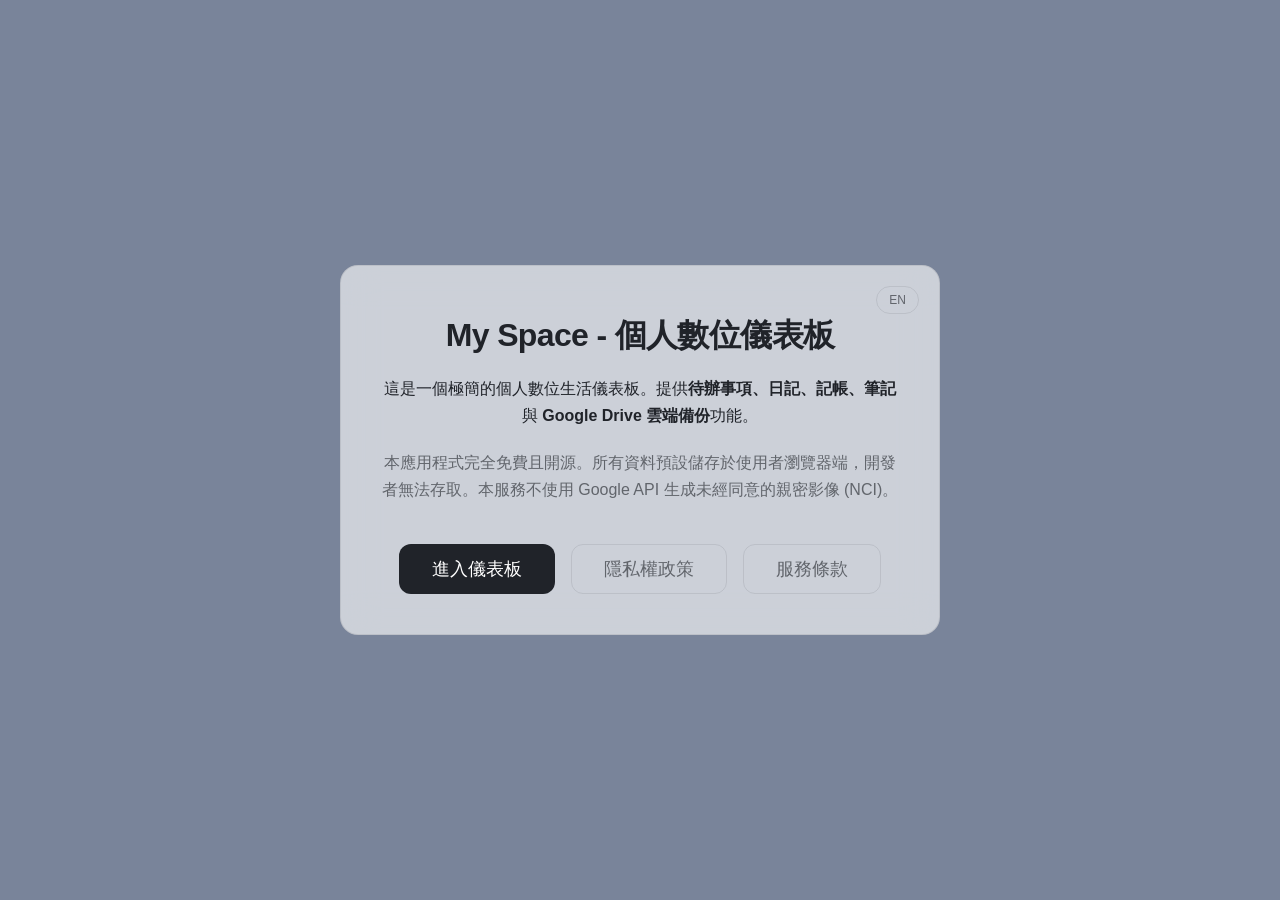
<file: index.html>
<!DOCTYPE html>
<html lang="zh-Hant">
<head>
<meta charset="utf-8">
<meta name="google-site-verification" content="cu-P7J5VDXHleRTMRzndraFxuNXIRx9nClS9n6UIrIM" />
<meta name="viewport" content="width=device-width, initial-scale=1, viewport-fit=cover">
<title>My Space</title>
<link rel="manifest" href="./manifest.json">
<meta name="theme-color" content="#12141a">
<meta name="mobile-web-app-capable" content="yes">
<meta name="apple-mobile-web-app-status-bar-style" content="black-translucent">
<link rel="icon" type="image/png" href="./images/icon.png">
<link rel="apple-touch-icon" href="./images/icon.png">

<!-- CSS 模組化載入 -->
<link rel="stylesheet" href="./css/pc.css">
<link rel="stylesheet" href="./css/pad.css">
<link rel="stylesheet" href="./css/phone.css">

<script src="https://accounts.google.com/gsi/client" async defer></script>
</head>
<body>

<!-- [NEW] 未登入狀態下的公開首頁說明 (Landing Page) -->
<div
  id="public-landing"
  style="display: flex; flex-direction: column; align-items: center; justify-content: center; min-height: 100vh; height: 100vh; overflow-y: auto; padding: 20px; text-align: center; z-index: 100; position: fixed; top: 0; left: 0; right: 0; bottom: 0; background: var(--bg);"
>
  <div
    class="card"
    style="max-width: 600px; width: 100%; padding: 40px; display: flex; flex-direction: column; gap: 20px; background: var(--panel); border: 1px solid var(--panel-border); backdrop-filter: blur(18px); -webkit-backdrop-filter: blur(18px); position: relative;"
  >
    <button
      class="btn ghost"
      id="landingLangBtn"
      style="position: absolute; top: 20px; right: 20px; padding: 6px 12px; font-size: 12px; border-radius: 999px;"
    >
      EN
    </button>

    <h1 style="font-size: 2rem; font-weight: 700; margin-top: 10px;" data-i18n="landingTitle">
      My Space - 個人數位儀表板
    </h1>
    <p style="font-size: 1rem; line-height: 1.7; color: var(--fg);" data-i18n="landingDesc">
      這是一個極簡的個人數位生活儀表板。提供<strong>待辦事項、日記、記帳、筆記</strong>與 <strong>Google Drive 雲端備份</strong>功能。
    </p>
    <p style="font-size: 1rem; line-height: 1.7; color: var(--fg-dim);" data-i18n="landingPrivacy">
      本應用程式完全免費且開源。所有資料預設儲存於使用者瀏覽器端，開發者無法存取。本服務不使用 Google API 生成未經同意的親密影像 (NCI)。
    </p>
    <div style="margin-top: 20px; display: flex; justify-content: center; gap: 16px; flex-wrap: wrap;">
      <button
        class="btn primary"
        id="enterDashboardBtn"
        style="padding: 12px 32px; font-size: 1.1rem;"
        data-i18n="btnEnter"
        onclick="window.enterDashboard()"
      >
        進入儀表板
      </button>
      <a
        href="./readme/privacy.html"
        class="btn ghost"
        style="padding: 12px 32px; font-size: 1.1rem; text-decoration: none; display: inline-flex; align-items: center;"
        data-i18n="btnPrivacy"
      >
        隱私權政策
      </a>
      <a
        href="./readme/terms.html"
        class="btn ghost"
        style="padding: 12px 32px; font-size: 1.1rem; text-decoration: none; display: inline-flex; align-items: center;"
        data-i18n="btnTerms"
      >
        服務條款
      </a>
    </div>
  </div>
</div>

<!-- Update Banner -->
<div class="update-banner" id="updateBanner" hidden>
  <span class="update-banner-text" data-i18n="updateAvailable">✨ 有新版本可用</span>
  <div class="update-banner-actions">
    <button class="update-banner-btn primary" id="updateBannerApply" data-i18n="updateNow">立即更新</button>
    <button class="update-banner-btn" id="updateBannerLater" data-i18n="updateLater">稍後</button>
  </div>
  <button class="update-banner-close" id="updateBannerClose" aria-label="關閉">×</button>
</div>

<div class="bg-layer" id="bgLayer"></div>

<!-- 主程式 Nav -->
<header class="nav" style="display: none;">
  <div class="nav-left">
    <button class="logo-btn" id="logoBtn" aria-label="回到首頁" title="回到首頁">
      <img src="./images/logo.png" alt="Logo">
    </button>
    
    <div class="nav-more-wrap" id="navMoreWrap">
      <button class="nav-btn" id="navMoreBtn" data-i18n="navMore">選單</button>
      <div class="nav-more-menu" id="navMoreMenu">
        <button data-view="todo" data-i18n="navTodo">每週必做</button>
        <button data-view="calendar" data-i18n="navCalendar">日曆</button>
        <button data-view="diary" data-i18n="navDiary">日記</button>
        <button data-view="notes" data-i18n="navNotes">筆記本</button>
        <button data-view="photos" data-i18n="navPhotos">照片庫</button>
        <button data-view="ledger" data-i18n="navLedger">記帳</button>
        <button data-view="about" data-i18n="navAbout">關於本站</button>
        <button data-view="trash" data-i18n="navTrash">垃圾桶</button>
      </div>
    </div>

    <nav class="nav-links" id="navLinks">
      <button class="nav-btn" data-view="todo" data-i18n="navTodo">每週必做</button>
      <button class="nav-btn" data-view="calendar" data-i18n="navCalendar">日曆</button>
      <button class="nav-btn" data-view="diary" data-i18n="navDiary">日記</button>
      <button class="nav-btn" data-view="notes" data-i18n="navNotes">筆記本</button>
      <button class="nav-btn" data-view="photos" data-i18n="navPhotos">照片庫</button>
      <button class="nav-btn" data-view="ledger" data-i18n="navLedger">記帳</button>
      <button class="nav-btn" data-view="about" data-i18n="navAbout">關於本站</button>
      <button class="nav-btn" data-view="trash" data-i18n="navTrash">垃圾桶</button>
    </nav>
  </div>

  <div class="search-wrap">
    <select class="search-engine" id="searchEngine">
      <option value="google">Google</option>
      <option value="youtube">YouTube</option>
    </select>
    <form class="search-form" id="searchForm" autocomplete="off" role="search">
      <svg viewBox="0 0 24 24" fill="none" stroke="currentColor" stroke-width="2" stroke-linecap="round" aria-hidden="true">
        <circle cx="11" cy="11" r="7"/>
        <path d="m20 20-3.5-3.5"/>
      </svg>
      <input type="text" id="searchInput" placeholder="搜尋或輸入網址…" data-i18n-placeholder="searchPlaceholder" aria-label="搜尋">
    </form>
  </div>

  <div class="nav-right">
    <button class="btn ghost" id="langSwitchBtn" style="padding: 6px 12px; font-size: 12px; margin-right: 4px;">EN</button>
    <button class="icon-btn" id="gearBtn" aria-label="設定" title="設定">
      <svg viewBox="0 0 24 24" fill="none" stroke="currentColor" stroke-width="1.7" stroke-linecap="round" stroke-linejoin="round" aria-hidden="true">
        <circle cx="12" cy="12" r="3.2"/>
        <path d="M19.4 15a1.65 1.65 0 0 0 .33 1.82l.06.06a2 2 0 1 1-2.83 2.83l-.06-.06a1.65 1.65 0 0 0-1.82-.33 1.65 1.65 0 0 0-1 1.51V21a2 2 0 1 1-4 0v-.09A1.65 1.65 0 0 0 9 19.4a1.65 1.65 0 0 0-1.82.33l-.06.06a2 2 0 1 1-2.83-2.83l.06-.06A1.65 1.65 0 0 0 4.6 15a1.65 1.65 0 0 0-1.51-1H3a2 2 0 1 1 0-4h.09A1.65 1.65 0 0 0 4.6 9a1.65 1.65 0 0 0-.33-1.82l-.06-.06a2 2 0 1 1 2.83-2.83l.06.06A1.65 1.65 0 0 0 9 4.6a1.65 1.65 0 0 0 1-1.51V3a2 2 0 1 1 4 0v.09a1.65 1.65 0 0 0 1 1.51 1.65 1.65 0 0 0 1.82-.33l.06-.06a2 2 0 1 1 2.83 2.83l-.06.06A1.65 1.65 0 0 0 19.4 9v0a1.65 1.65 0 0 0 1.51 1H21a2 2 0 1 1 0 4h-.09a1.65 1.65 0 0 0-1.51 1z"/>
      </svg>
    </button>
  </div>

  <div class="settings" id="settings">
    <div class="set-title"><span data-i18n="setLum">背景亮度</span><span id="lumVal">55</span></div>
    <input type="range" id="lumRange" min="0" max="100" step="1" value="55">
    <div class="set-title" style="margin-top: 12px;"><span data-i18n="setCurrency">主要顯示貨幣</span></div>
    <select id="mainCurrencySelect" style="width: 100%; margin-bottom: 16px;">
      <option value="TWD">TWD (台幣)</option>
      <option value="USD">USD (美元)</option>
      <option value="JPY">JPY (日圓)</option>
      <option value="HKD" selected>HKD (港幣)</option>
      <option value="EUR">EUR (歐元)</option>
      <option value="GBP">GBP (英鎊)</option>
      <option value="CNY">CNY (人民幣)</option>
    </select>
    <div class="set-actions">
      <button class="set-btn" id="pickBg" data-i18n="setBgPick">插入背景圖片</button>
      <button class="set-btn ghost" id="clearBg" data-i18n="setBgClear">移除背景</button>
    </div>
    <div class="set-actions"><button class="set-btn" id="themeToggle" data-i18n="setTheme">切換深/淺色</button></div>
    <div class="set-actions">
      <button class="set-btn" id="exportBtn" data-i18n="setExport">匯出備份</button>
      <button class="set-btn ghost" id="importBtn" data-i18n="setImport">匯入備份</button>
    </div>
    <div class="set-title" style="margin-top: 16px; display:flex; align-items:center; gap:10px; flex-wrap:wrap;">
      <span data-i18n="setGTitle">Google 雲端備份</span>
      <span id="gStatus" style="font-size:12px; font-weight:500; color:var(--fg-dim); line-height:1.2;"></span>
    </div>
    <div class="set-actions" style="flex-direction: column; gap: 8px;">
      <button class="set-btn ghost" id="gLoginBtn" data-i18n="gLoginBtn">登入 Google 帳號</button>
      <div id="gActionWrap" style="display:none; flex-direction:column; gap:10px; margin-top:4px;">
        <div style="display:flex; align-items:center; justify-content:space-between; gap:10px; padding:8px 10px; border-radius:12px; background:var(--hover);">
          <div style="display:flex; flex-direction:column; gap:2px; min-width:0;">
            <span style="font-size:13px; font-weight:600; color:var(--fg);" data-i18n="gAutoSyncLabel">自動雲端同步</span>
            <span id="gSyncTimeText" style="font-size:11px; color:var(--fg-dim); line-height:1.4;" data-i18n="gAutoSyncDesc">開啟後，修改資料 5 秒後自動備份；偵測到雲端較新時會先詢問再覆蓋。</span>
          </div>
          <input type="checkbox" id="gAutoSyncToggle" style="width:18px; height:18px; flex:0 0 auto; cursor:pointer; accent-color:var(--fg);" />
        </div>
        <div class="set-actions" style="margin-bottom:0; gap:8px;">
          <button class="set-btn" id="gBackupBtn" style="flex: 1;" data-i18n="setGBackup">上傳備份</button>
          <button class="set-btn ghost" id="gRestoreBtn" style="flex: 1;" data-i18n="setGRestore">從雲端還原</button>
        </div>
      </div>
    </div>
    <div class="set-actions" style="margin-top: 12px;">
      <button class="set-btn" id="clearAllBtn" style="color: #e5484d; border-color: rgba(229,72,77,.3);" data-i18n="setClearAll">清除所有資料</button>
    </div>
    <div class="set-note" data-i18n="setNote">設定會自動記憶，下次開啟時自動套用。</div>
  </div>
</header>

<main class="app" style="display: none;">
  <!-- 首頁 -->
  <section class="view active" id="view-home">
    <div class="home-layout">
      <div class="home-main scroll-box">
        <div class="card clock-card">
          <div class="clock-time" id="clockTime">00:00:00</div>
          <div class="clock-date" id="clockDate" data-i18n="clockLoading">載入中…</div>
          <div class="weather-info" id="weatherInfo"><span class="weather-icon">⛅</span> <span data-i18n="weatherLoading">天氣載入中…</span></div>
          <div class="quote-divider"></div>
          <div class="quote-widget" id="quoteText">慢慢來，比較快。</div>
        </div>
        <p style="font-size: 13px; color: var(--fg-dim); text-align: center; margin-top: -6px; margin-bottom: 8px;" data-i18n="landingPrivacy">
          「我的空間」是一個極簡的個人數位儀表板，提供待辦事項、日記、記帳與 Google Drive 雲端備份功能。本服務不使用 Google API 生成未經同意的親密影像 (NCI)。
        </p>
        <div class="stats">
          <div class="stat"><b id="statTodo">0</b><span data-i18n="statTodo">今天必做</span></div>
          <div class="stat"><b id="statEvent">0</b><span data-i18n="statEvent">未來 7 天要事</span></div>
          <div class="stat"><b id="statDiary">0</b><span data-i18n="statDiary">日記篇數</span></div>
          <div class="stat"><b id="statExpense">0</b><span data-i18n="statExpense">今日支出</span></div>
        </div>

        <div class="card goal-card">
          <div class="goal-head">
            <h3><span data-i18n="goalTitle">我的目標</span> <span class="badge" id="goalBadge">0 / 0</span></h3>
            <button class="btn ghost" id="goalAddBtn" style="padding:6px 14px;font-size:13px;" data-i18n="goalAdd">＋ 新增目標</button>
          </div>
          <div class="goal-list" id="goalList"></div>
        </div>

        <div class="shortcuts-grid">
          <button class="card shortcut" data-go="todo"><div class="k" data-i18n="shortcutTodoK">每週必做</div><div class="d" data-i18n="shortcutTodoD">把這週最重要的事挑出來，先做那幾件。</div><div class="arrow"><span data-i18n="goTo">前往</span> →</div></button>
          <button class="card shortcut" data-go="calendar"><div class="k" data-i18n="shortcutCalK">日曆</div><div class="d" data-i18n="shortcutCalD">看看這個月的節奏，安排一下空檔。</div><div class="arrow"><span data-i18n="goTo">前往</span> →</div></button>
          <button class="card shortcut" data-go="diary"><div class="k" data-i18n="shortcutDiaryK">日記</div><div class="d" data-i18n="shortcutDiaryD">寫下今天的一件小事，留給以後的自己。</div><div class="arrow"><span data-i18n="goTo">前往</span> →</div></button>
          <button class="card shortcut" data-go="notes"><div class="k" data-i18n="shortcutNoteK">筆記本</div><div class="d" data-i18n="shortcutNoteD">靈感來的時候，先把它接住。</div><div class="arrow"><span data-i18n="goTo">前往</span> →</div></button>
        </div>
      </div>

      <aside class="home-side scroll-box">
        <div class="card countdown-card">
          <div class="countdown-head">
            <h3 data-i18n="upcomingTitle">最近的要事</h3>
            <button class="mini" id="cdAddBtn" title="新增倒數日" aria-label="新增倒數日">＋</button>
          </div>
          <div class="countdown-list" id="countdownList"></div>
        </div>
        <div class="card bookmarks" aria-label="書籤">
          <div class="bm-head">
            <span class="bm-title" data-i18n="bmTitle">書籤（可拖拽排序）</span>
            <button class="mini" id="bmAddBtn" title="新增書籤" aria-label="新增書籤">＋</button>
          </div>
          <div class="bm-list scroll-box" id="bmList"></div>
        </div>
      </aside>
    </div>
  </section>

  <!-- 每週必做 -->
  <section class="view" id="view-todo">
    <h1 data-i18n="viewTodoTitle">每週必做</h1>
    <p class="sub" data-i18n="viewTodoSub">今天該做的事，都在這裡。明天的事先放在旁邊。</p>
    <div class="row" style="justify-content: flex-end; margin-top: 10px;">
      <button class="btn ghost" id="todoSettingsBtn" data-i18n="todoSettings" style="font-size:13px;">⚙ 設定標籤</button>
    </div>
    <div class="todo-container">
      <aside class="tomorrow-col" id="tomorrowCol"></aside>
      <div class="today-col" id="todayCol"></div>
    </div>
  </section>

  <!-- 日曆 -->
  <section class="view" id="view-calendar">
    <h1 data-i18n="viewCalendarTitle">日曆</h1>
    <p class="sub" data-i18n="viewCalendarSub">點選任何一天，記下那天的重要事項。</p>
    <div class="cal-container">
      <div class="cal-layout">
        <aside class="cal-sidebar card">
          <h3 class="cal-sidebar-title" data-i18n="calSidebarTitle">接下來的要事</h3>
          <div class="cal-sidebar-list scroll-box" id="calSidebarList"></div>
        </aside>
        <div class="cal-main">
          <div class="card cal-card">
            <div class="cal-head">
              <div class="cal-nav">
                <button class="mini" id="calPrev" aria-label="上個月" style="width:24px;height:24px;font-size:13px;">‹</button>
                <div class="t" id="calTitle">—</div>
                <button class="mini" id="calNext" aria-label="下個月" style="width:24px;height:24px;font-size:13px;">›</button>
              </div>
              <div class="cal-jump-wrap">
                <span data-i18n="calJump">跳轉日期：</span>
                <input type="date" id="calJumpDate" title="點擊選擇年/月/日">
                <button class="btn ghost" id="calToday" style="padding:4px 10px;font-size:12px;" data-i18n="calToday">今天</button>
              </div>
            </div>
            <div class="cal-tz" id="calTz"></div>
            <div class="cal-grid" id="calGrid"></div>
          </div>
        </div>
      </div>
    </div>
  </section>

  <!-- 日記 -->
  <section class="view" id="view-diary">
    <h1 data-i18n="viewDiaryTitle">日記</h1>
    <p class="sub" data-i18n="viewDiarySub">寫下來的，才是真的留下來的。</p>
    <div class="diary-container">
      <div class="diary-left">
        <div class="card diary-compose" id="diaryCompose">
          <input type="text" id="diaryTitle" placeholder="今天日記的標題…" data-i18n-placeholder="diaryTitlePlaceholder" maxlength="80">
          <div class="row">
            <select id="diaryWeather">
              <option value="" data-i18n="diaryWeather">天氣</option>
              <option data-i18n="wSunny">晴</option><option data-i18n="wCloudy">多雲</option><option data-i18n="wOvercast">陰</option>
              <option data-i18n="wRain">雨</option><option data-i18n="wThunder">雷雨</option><option data-i18n="wSnow">雪</option><option data-i18n="wWind">風</option>
            </select>
            <select id="diaryMood">
              <option value="" data-i18n="diaryMood">心情</option>
              <option data-i18n="mHappy">愉快</option><option data-i18n="mCalm">平靜</option><option data-i18n="mFull">充實</option>
              <option data-i18n="mTired">疲憊</option><option data-i18n="mDown">低落</option><option data-i18n="mAnxious">焦慮</option>
              <option data-i18n="mExcited">興奮</option><option data-i18n="mIrritable">煩躁</option>
            </select>
          </div>
          
          <div class="diary-img-wrap" id="diaryImgWrap" hidden>
            <img id="diaryImgPreview" alt="">
            <div class="diary-img-acts">
              <button class="mini" id="diaryImgClear" title="移除照片">×</button>
            </div>
          </div>
          <button class="btn ghost" id="diaryImgPick" style="align-self:flex-start; padding:6px 12px; font-size:13px;" data-i18n="diaryImgPick">📷 選擇照片</button>

          <textarea id="diaryContent" placeholder="今天想記下點什麼…" data-i18n-placeholder="diaryContentPlaceholder"></textarea>
          <div class="row">
            <button class="btn ghost" id="diaryCancelEdit" style="flex:0 0 auto; color:#e5484d; border-color:rgba(229,72,77,.3);" data-i18n="diaryCancelEdit" hidden>取消編輯</button>
            <button class="btn primary" id="diarySave" style="flex:1 1 auto;" data-i18n="diarySave">保存日記</button>
          </div>
          <div class="lock-note" id="diaryLockNote" data-i18n="diaryLockNote">🔒 保存後即可編輯。</div>
        </div>
      </div>
      <div class="diary-right">
        <div class="card diary-viewer" style="height: 100%; margin-top: 0;">
          <div class="diary-toolbar">
            <button class="btn ghost" id="diaryDatePickerBtn" style="flex:1 1 auto;" data-i18n="diaryFilterAll">全部日記（點擊選擇日期）</button>
            <button class="btn ghost" id="diaryClearFilter" style="flex:0 0 auto;" data-i18n="diaryClearFilter" hidden>清除篩選</button>
          </div>
          <div class="diary-scroll scroll-box" id="diaryList"></div>
        </div>
      </div>
    </div>
  </section>

  <!-- 筆記本 -->
  <section class="view" id="view-notes">
    <h1 data-i18n="viewNotesTitle">筆記本</h1>
    <p class="sub" data-i18n="viewNotesSub">想法很小的時候，就要先記下來。</p>
    <div class="notes-container">
      <div class="notes-toolbar" style="display:flex; justify-content:flex-end; margin-bottom:12px; flex:0 0 auto;">
        <button class="btn ghost" id="bulkDeleteNotesBtn" style="display:none; color:#e5484d; border-color:rgba(229,72,77,.3);">批次刪除 (<span id="selectedNotesCount">0</span>)</button>
      </div>
      <div class="notes-scroll scroll-box">
        <div class="grid three" id="notesGrid"></div>
      </div>
      <button class="add-card" id="noteAdd" data-i18n="noteAddBtn">點擊這裡添加筆記</button>
    </div>
  </section>

  <!-- 照片庫 -->
  <section class="view" id="view-photos">
    <h1 data-i18n="viewPhotosTitle">照片庫</h1>
    <p class="sub" data-i18n="viewPhotosSub">把喜歡的光線留在這裡。</p>
    <div class="photo-container">
      <div class="photos-toolbar">
        <button class="btn primary" id="photoAdd" data-i18n="photoAdd">＋ 添加照片</button>
        <span style="font-size:12px;color:var(--fg-dim);" data-i18n="photoHint">點擊照片可放大查看，下方可填寫標題。</span>
      </div>
      <div class="photos-scroll scroll-box">
        <div class="photo-grid" id="photoGrid"></div>
      </div>
    </div>
  </section>

  <!-- 記帳頁面 -->
  <section class="view" id="view-ledger">
    <h1 data-i18n="viewLedgerTitle">記帳</h1>
    <p class="sub" data-i18n="viewLedgerSub">隨手記下一筆，掌握每一分錢的流向。</p>
    <div class="ledger-container">
      <div class="ledger-layout">
        <div class="card ledger-form-card">
          <h3 style="font-size:16px;font-weight:600;" data-i18n="ledgerNewRecord">新增紀錄</h3>
          <div class="ledger-form" style="display:flex;flex-direction:column;gap:12px;">
            <div class="row" style="gap: 8px;">
              <select id="ledgerType" style="flex: 1;">
                <option value="expense" data-i18n="ledgerExpense">支出</option>
                <option value="income" data-i18n="ledgerIncome">進帳</option>
              </select>
              <select id="ledgerCurrency" style="flex: 1;">
                <option value="TWD">TWD (台幣)</option>
                <option value="USD">USD (美元)</option>
                <option value="JPY">JPY (日圓)</option>
                <option value="HKD" selected>HKD (港幣)</option>
                <option value="EUR">EUR (歐元)</option>
                <option value="GBP">GBP (英鎊)</option>
                <option value="CNY">CNY (人民幣)</option>
              </select>
            </div>
            <input type="text" id="ledgerAmount" placeholder="輸入金額..." data-i18n-placeholder="ledgerAmountPlaceholder" inputmode="decimal" style="font-size:20px;font-weight:600;">
            
            <div class="dropdown-wrap">
              <input type="text" id="ledgerCategory" class="ledger-input-sm" placeholder="輸入性質（如：飲食）" data-i18n-placeholder="ledgerCategoryPlaceholder" maxlength="20" autocomplete="off">
              <div class="dropdown-menu" id="ledgerTags"></div>
            </div>

            <div class="row">
              <input type="date" id="ledgerDate">
            </div>
            <input type="text" id="ledgerNote" placeholder="備註（選填，例如：和某某吃午餐）" data-i18n-placeholder="ledgerNotePlaceholder" maxlength="50">
            <button class="btn primary" id="ledgerAddBtn" style="margin-top:8px;" data-i18n="ledgerSave">儲存這筆紀錄</button>
          </div>
          <div id="rateFreshness" style="font-size:11px;color:var(--fg-dim);margin-top:4px;"></div>
          <div class="lock-note" style="margin-top:4px;" data-i18n="ledgerHistoryNote">💡 歷史紀錄以「記帳當下匯率」換算。</div>
        </div>
        <div class="card ledger-list-card">
          <div class="ledger-summary">
            <div class="summary-item"><span data-i18n="ledgerMonthExpense">本月支出</span><b style="color: var(--expense-color);"><span id="monthExpenseTotal">0</span></b></div>
            <div class="summary-item"><span data-i18n="ledgerMonthIncome">本月進帳</span><b style="color: var(--income-color);"><span id="monthIncomeTotal">0</span></b></div>
            <div class="summary-item"><span data-i18n="ledgerMonthBalance">本月結餘</span><b id="monthBalanceTotal">$0</b></div>
          </div>
          <div class="ledger-items scroll-box" id="ledgerList"></div>
        </div>
      </div>
    </div>
  </section>

  <!-- 垃圾桶 -->
  <section class="view" id="view-trash">
    <h1 data-i18n="trashBinTitle">垃圾桶</h1>
    <p class="sub" data-i18n="trashBinSub">被刪除的項目會在這裡停留 14 天。</p>
    <div class="trash-container">
      <div class="trash-toolbar">
        <button class="btn primary" id="emptyTrashBtn" data-i18n="emptyTrashBtn" style="background: #e5484d; border-color: transparent;">清空垃圾桶</button>
      </div>
      <div class="trash-list scroll-box" id="trashList"></div>
    </div>
  </section>

  <!-- 關於本站 -->
  <section class="view" id="view-about">
    <h1 data-i18n="viewAboutTitle">關於本站</h1>
    <p class="sub" data-i18n="viewAboutSub">一個極簡、高效且充滿個人風格的數位生活儀表板。</p>
    <div class="about-container">
      <div class="about-layout mt-24">
        <div class="card about-card">
          <h3 data-i18n="aboutIntroTitle">📝 專案簡介</h3>
          <p data-i18n="aboutIntroDesc">這個網站最初是為了打造一個「個人數位首頁」而誕生。它結合了搜尋引擎、書籤、待辦事項、日曆、日記、筆記、照片庫與記帳功能。所有資料皆儲存於瀏覽器本地端，無需註冊，隨開即用。</p>
        </div>
        <div class="card about-card">
          <h3 data-i18n="aboutTechTitle">👨‍💻 開發者與技術棧</h3>
          <p><span data-i18n="aboutTechBy">本專案由</span> <a href="https://github.com/junginlau" target="_blank" class="link">junginlau</a> <span data-i18n="aboutTechDev">開發與維護。</span></p>
          <p data-i18n="aboutTechDesc">使用原生 HTML、CSS 與 JavaScript 打造，無任何外部框架依賴（Zero Dependencies）。</p>
          <ul>
            <li data-i18n="aboutTechFrontend">前端樣式：Vanilla CSS (Glassmorphism, Grid/Flexbox)</li>
            <li data-i18n="aboutTechStorage">資料儲存：LocalStorage、IndexedDB（照片與音效）與 Cookie</li>
            <li data-i18n="aboutTechService">外部服務：Open-Meteo API、Google Favicon API、ExchangeRate API</li>
          </ul>
        </div>
        <div class="card about-card" style="border-color: #e5484d;">
          <h3 style="color: #e5484d;" data-i18n="aboutPrivacyTitle">⚠️ 資料隱私與備份聲明</h3>
          <p data-i18n="aboutPrivacyDesc1">本站不會將您的任何資料上傳至伺服器。所有資料僅保存在您當前的瀏覽器中。</p>
          <p data-i18n="aboutPrivacyDesc2">請注意：如果您清理了瀏覽器快取，或更換了裝置，資料將會遺失。強烈建議您定期點擊右上角的「設定」->「匯出備份」。</p>
          <button class="btn primary" id="aboutExportBtn" style="margin-top: 10px; background: #e5484d; border-color: transparent;" data-i18n="aboutPrivacyBtn">立即匯出備份</button>
        </div>
        <div class="card about-card">
          <h3 data-i18n="aboutKeysTitle">⌨️ 實用快捷鍵</h3>
          <ul>
            <li><kbd>/</kbd> <span data-i18n="aboutKey1">快速聚焦搜尋欄</span></li>
            <li><kbd>n</kbd> <span data-i18n="aboutKey2">在首頁或筆記本頁快速新增筆記</span></li>
            <li><kbd>1</kbd> - <kbd>6</kbd> <span data-i18n="aboutKey4">快速切換分頁（首頁、必做、日曆、日記、筆記、記帳）</span></li>
            <li><kbd>Esc</kbd> <span data-i18n="aboutKey3">關閉所有彈窗與面板</span></li>
          </ul>
        </div>
        <div class="card about-card">
          <h3 data-i18n="aboutFeaturesTitle">💡 功能清單</h3>
          <ul>
            <li data-i18n="aboutFeat1">自訂背景與深淺色切換</li>
            <li data-i18n="aboutFeat2">每週必做（支援拖拽與標籤）</li>
            <li data-i18n="aboutFeat3">日曆（支援星星標記與快速跳轉）</li>
            <li data-i18n="aboutFeat4">日記（支援編輯與上傳照片）</li>
            <li data-i18n="aboutFeat5">筆記本與照片庫（自動壓縮）</li>
            <li data-i18n="aboutFeat6">記帳（支援多幣別、標籤與收支統計）</li>
            <li data-i18n="aboutFeat7">番茄鐘（時分秒自訂、精細按鈕動畫）</li>
            <li data-i18n="aboutFeat8">資料備份匯出／匯入</li>
          </ul>
        </div>
      </div>
    </div>
  </section>

  <footer class="site-footer">
    <div>© <span id="copyrightYear">2026</span> <a href="https://github.com/junginlau" target="_blank">junginlau</a>. <span data-i18n="footerDesc">提供待辦、日記、記帳與 Google Drive 備份。不使用 Google API 生成未經同意的親密影像 (NCI)。</span></div>
    <div style="margin-top: 4px; font-size: 10px; line-height: 1.5; opacity: 0.8;">
      <a href="./readme/privacy.html" style="text-decoration: underline; margin-right: 8px;" data-i18n="footerPrivacy">隱私權政策</a>
      <a href="./readme/terms.html" style="text-decoration: underline;" data-i18n="footerTerms">服務條款</a>
    </div>
  </footer>
</main>

<nav class="mobile-nav" id="mobileNav">
  <button class="mobile-nav-btn active" data-view="home">
    <svg viewBox="0 0 24 24" fill="none" stroke="currentColor" stroke-width="2" stroke-linecap="round" stroke-linejoin="round"><path d="m3 9 9-7 9 7v11a2 2 0 0 1-2 2H5a2 2 0 0 1-2-2z"/><polyline points="9 22 9 12 15 12 15 22"/></svg><span data-i18n="tabHome">首頁</span>
  </button>
  <button class="mobile-nav-btn" data-view="todo">
    <svg viewBox="0 0 24 24" fill="none" stroke="currentColor" stroke-width="2" stroke-linecap="round" stroke-linejoin="round"><path d="M12 20h9"/><path d="M16.5 3.5a2.121 2.121 0 0 1 3 3L7 19l-4 1 1-4L16.5 3.5z"/></svg><span data-i18n="tabTodo">必做</span>
  </button>
  <button class="mobile-nav-btn" data-view="calendar">
    <svg viewBox="0 0 24 24" fill="none" stroke="currentColor" stroke-width="2" stroke-linecap="round" stroke-linejoin="round"><rect x="3" y="4" width="18" height="18" rx="2" ry="2"/><line x1="16" y1="2" x2="16" y2="6"/><line x1="8" y1="2" x2="8" y2="6"/><line x1="3" y1="10" x2="21" y2="10"/></svg><span data-i18n="tabCalendar">日曆</span>
  </button>
  <button class="mobile-nav-btn" data-view="diary">
    <svg viewBox="0 0 24 24" fill="none" stroke="currentColor" stroke-width="2" stroke-linecap="round" stroke-linejoin="round"><path d="M4 19.5A2.5 2.5 0 0 1 6.5 17H20"/><path d="M6.5 2H20v20H6.5A2.5 2.5 0 0 1 4 19.5v-15A2.5 2.5 0 0 1 6.5 2z"/></svg><span data-i18n="tabDiary">日記</span>
  </button>
  <button class="mobile-nav-btn" data-view="more">
    <svg viewBox="0 0 24 24" fill="none" stroke="currentColor" stroke-width="2" stroke-linecap="round" stroke-linejoin="round"><circle cx="12" cy="12" r="1"/><circle cx="19" cy="12" r="1"/><circle cx="5" cy="12" r="1"/></svg><span data-i18n="tabMore">更多</span>
  </button>
</nav>

<div class="mobile-more-menu" id="mobileMoreMenu">
  <button data-view="notes" data-i18n="navNotes">筆記本</button>
  <button data-view="photos" data-i18n="navPhotos">照片庫</button>
  <button data-view="ledger" data-i18n="navLedger">記帳</button>
  <button data-view="about" data-i18n="navAbout">關於本站</button>
  <button data-view="trash" data-i18n="navTrash">垃圾桶</button>
</div>

<button class="pomo-fab" id="pomoFab" title="番茄鐘" style="display: none;">🍅</button>
<div class="pomo-panel" id="pomoPanel">
  <div class="pomo-time-display" id="pomoTimeDisplay">00:00:00</div>
  
  <div class="pomo-editor" id="pomoEditor">
    <div class="pomo-edit-row">
      <div class="pomo-edit-col">
        <div class="pomo-arrow" data-act="up" data-unit="h">▲</div>
        <input class="pomo-edit-input" type="text" inputmode="numeric" id="pomoInpH" value="00" maxlength="2">
        <div class="pomo-arrow" data-act="down" data-unit="h">▼</div>
        <div class="pomo-edit-label">時</div>
      </div>
      <div class="pomo-edit-colon">:</div>
      <div class="pomo-edit-col">
        <div class="pomo-arrow" data-act="up" data-unit="m">▲</div>
        <input class="pomo-edit-input" type="text" inputmode="numeric" id="pomoInpM" value="25" maxlength="2">
        <div class="pomo-arrow" data-act="down" data-unit="m">▼</div>
        <div class="pomo-edit-label">分</div>
      </div>
      <div class="pomo-edit-colon">:</div>
      <div class="pomo-edit-col">
        <div class="pomo-arrow" data-act="up" data-unit="s">▲</div>
        <input class="pomo-edit-input" type="text" inputmode="numeric" id="pomoInpS" value="00" maxlength="2">
        <div class="pomo-arrow" data-act="down" data-unit="s">▼</div>
        <div class="pomo-edit-label">秒</div>
      </div>
    </div>
  </div>

  <div class="pomo-actions">
    <button class="pomo-btn start" id="pomoBtnLeft" data-i18n="pomoStart">開始</button>
    <button class="pomo-btn stop" id="pomoBtnRight" data-i18n="pomoReset">重置</button>
  </div>
  <div class="pomo-volume-wrap">
    <span>🔊</span>
    <input type="range" id="pomoVolume" min="0" max="100" step="1" value="70" style="flex:1;margin:0;">
    <span id="pomoVolumeVal" style="min-width:28px;text-align:right;font-variant-numeric:tabular-nums;">70</span>
  </div>
  <button class="btn ghost" id="pomoSoundBtn" style="width: 100%; font-size: 12px; padding: 6px; margin-top: 4px;" data-i18n="pomoSoundTitle">🔔 設定鈴聲</button>
</div>

<div class="modal" id="soundModal">
  <div class="modal-card narrow">
    <div class="modal-head">
      <div><h3 data-i18n="pomoSoundTitle">番茄鐘鈴聲設定</h3><div class="sub2" data-i18n="pomoSoundSub">選擇一個你喜歡的提醒音效</div></div>
      <button class="x-btn" data-close="#soundModal" aria-label="關閉">×</button>
    </div>
    <div style="display:flex;flex-direction:column;gap:12px;">
      <label style="display:flex; align-items:center; gap:8px; cursor:pointer;">
        <input type="radio" name="soundType" value="synth" checked><span data-i18n="pomoSoundSynth">預設合成音（雙音階）</span>
      </label>
      <label style="display:flex; align-items:center; gap:8px; cursor:pointer;">
        <input type="radio" name="soundType" value="custom"><span data-i18n="pomoSoundCustom">上傳自訂音效（支援 MP3, WAV）</span>
      </label>
      <div style="display:flex; flex-direction:column; gap:8px; padding-left: 24px;">
        <input type="file" id="soundFileInput" accept="audio/*" style="display:none;">
        <button class="btn ghost" id="soundFilePick" style="align-self:flex-start;" data-i18n="pomoSoundFilePick">＋ 選擇音訊檔案</button>
        <span id="soundFileName" style="font-size:12px; color:var(--fg-dim);" data-i18n="pomoSoundNoFile">尚未選擇檔案</span>
      </div>
      <div class="row" style="margin-top:8px; justify-content: flex-end;">
        <button class="btn primary" id="soundSaveBtn" style="flex:1 1 auto;" data-i18n="pomoSoundSave">儲存設定</button>
      </div>
    </div>
  </div>
</div>

<div class="modal" id="goalConfirmModal">
  <div class="modal-card narrow">
    <span class="goal-confirm-icon">🤔</span>
    <div class="modal-head" style="margin-bottom: 6px;">
      <div><h3 id="goalConfirmTitle">你真的完成這個目標了嗎？</h3><div class="sub2" id="goalConfirmSub">你確定沒有偷懶嗎？</div></div>
    </div>
    <div class="goal-confirm-actions">
      <button class="btn ghost" id="goalConfirmNo" data-i18n="goalConfirmNo">還沒，再努力一下</button>
      <button class="btn primary" id="goalConfirmYes" data-i18n="goalConfirmYes">是的，我完成了</button>
    </div>
  </div>
</div>

<div class="modal" id="goalModal">
  <div class="modal-card">
    <div class="modal-head">
      <div><h3 id="goalModalTitle" data-i18n="goalNew">新增目標</h3><div class="sub2" data-i18n="goalNewSub">寫下想達成的事，慢慢靠近它</div></div>
      <button class="x-btn" data-close="#goalModal" aria-label="關閉">×</button>
    </div>
    <div style="display:flex;flex-direction:column;gap:10px;">
      <input type="text" id="goalTitle" placeholder="目標標題…" data-i18n-placeholder="goalTitlePlaceholder" maxlength="80">
      <textarea id="goalNote" placeholder="補充說明（選填）…" data-i18n-placeholder="goalNotePlaceholder" style="min-height:80px;"></textarea>
      <div>
        <label style="font-size:12px;color:var(--fg-dim);display:block;margin-bottom:6px;"><span data-i18n="goalProgress">進度</span>：<span id="goalProgressVal">0</span>%</label>
        <input type="range" id="goalProgress" min="0" max="100" value="0" style="margin-bottom:0;">
      </div>
      <div class="row">
        <button class="btn primary" id="goalSave" style="flex:1 1 auto;" data-i18n="goalSave">保存目標</button>
        <button class="btn ghost" id="goalDelete" style="flex:0 0 auto;" data-i18n="goalDelete">刪除</button>
      </div>
    </div>
  </div>
</div>

<div class="modal" id="bmModal">
  <div class="modal-card narrow">
    <div class="modal-head">
      <div><h3 id="bmModalTitle" data-i18n="bmNew">新增書籤</h3><div class="sub2" data-i18n="bmNewSub">名稱與網址</div></div>
      <button class="x-btn" data-close="#bmModal" aria-label="關閉">×</button>
    </div>
    <div style="display:flex;flex-direction:column;gap:10px;">
      <input type="text" id="bmName" placeholder="名稱（例如：YouTube）" data-i18n-placeholder="bmNamePlaceholder" maxlength="40">
      <input type="text" id="bmUrl" placeholder="網址（例如：https://youtube.com）" data-i18n-placeholder="bmUrlPlaceholder">
      <div class="row">
        <button class="btn primary" id="bmSave" style="flex:1 1 auto;" data-i18n="bmSave">保存書籤</button>
        <button class="btn ghost" id="bmDelete" style="flex:0 0 auto;" data-i18n="bmDelete">刪除</button>
      </div>
    </div>
  </div>
</div>

<div class="modal" id="cdModal">
  <div class="modal-card narrow">
    <div class="modal-head">
      <div><h3 data-i18n="addCountdown">新增倒數日</h3><div class="sub2" data-i18n="addCountdownSub">距離那天還有多久？</div></div>
      <button class="x-btn" data-close="#cdModal" aria-label="關閉">×</button>
    </div>
    <div style="display:flex;flex-direction:column;gap:10px;">
      <input type="text" id="cdTitle" placeholder="事件名稱（例如：生日）" data-i18n-placeholder="cdTitlePlaceholder" maxlength="40">
      <input type="date" id="cdDate">
      <div class="row">
        <button class="btn primary" id="cdSave" style="flex:1 1 auto;" data-i18n="cdSave">保存</button>
      </div>
    </div>
  </div>
</div>

<div class="modal" id="todoModal">
  <div class="modal-card">
    <div class="modal-head">
      <div><h3 data-i18n="todoModalTitle">設定每週必做</h3><div class="sub2" data-i18n="todoModalSub">拖進該天加入並亮起；點擊切換亮/灰；拖出框外移除</div></div>
      <button class="x-btn" data-close="#todoModal" aria-label="關閉">×</button>
    </div>
    <div class="tag-manager">
      <div class="tag-add-row">
        <input type="text" id="tagInput" placeholder="新增標籤（例如：運動、讀書）…" data-i18n-placeholder="tagInputPlaceholder" maxlength="30">
        <button class="btn primary" id="tagAddBtn" data-i18n="tagAddBtn">添加</button>
      </div>
      <div class="tag-pool" id="tagPool"></div>
    </div>
    <div class="schedule-grid" id="scheduleGrid"></div>
    <div class="row" style="margin-top:20px; justify-content: flex-end;">
      <button class="btn ghost" id="todoCancelBtn" style="display:none; color: #e5484d; border-color: rgba(229,72,77,.3);" data-i18n="todoCancel">取消變更</button>
      <button class="btn" id="todoSaveBtn" disabled style="background: var(--hover); color: var(--fg-dim); border-color: transparent;" data-i18n="todoSave">儲存變更</button>
    </div>
  </div>
</div>

<div class="modal" id="eventModal">
  <div class="modal-card">
    <div class="modal-head">
      <div><h3 id="eventDateTitle">—</h3><div class="sub2" data-i18n="calEventFormTitle">新增、修改或刪除這天的要事</div></div>
      <button class="x-btn" data-close="#eventModal" aria-label="關閉">×</button>
    </div>
    <div class="event-list" id="eventList"></div>
      <form
        id="eventForm"
        class="form-block"
        novalidate
      >
        <input
          type="text"
          id="evTitle"
          data-i18n-placeholder="evTitlePlaceholder"
          placeholder="要事標題"
        />
        <div
          class="row ev-datetime-row"
        >
          <input
            type="date"
            id="evDate"
          />
          <input
            type="time"
            id="evTime"
          />
        </div>
        <textarea
          id="evContent"
          rows="2"
          data-i18n-placeholder="evContentPlaceholder"
          placeholder="詳細備註（選填）"
        ></textarea>
        <div
          class="row"
        >
          <button
            type="submit"
            class="btn primary"
            id="eventSubmit"
            data-i18n="evSave"
          >儲存要事</button>
          <button
            type="button"
            class="btn ghost"
            id="eventCancelEdit"
            data-i18n="evCancel"
            hidden
          >取消</button>
        </div>
      </form>
  </div>
</div>

<div class="modal" id="diaryModal">
  <div class="modal-card">
    <div class="modal-head">
      <div><h3 id="diaryModalTitle">—</h3><div class="sub2" id="diaryModalMeta"></div></div>
      <button class="x-btn" data-close="#diaryModal" aria-label="關閉">×</button>
    </div>
    <div id="diaryModalBodyWrap">
      <img id="diaryModalImg" class="diary-modal-img" hidden alt="">
      <div class="diary-modal-body" id="diaryModalBody"></div>
    </div>
    <div class="row" style="margin-top:16px; justify-content:flex-end;">
      <button class="btn primary" id="diaryModalEditBtn" data-i18n="diaryModalEdit">編輯日記</button>
    </div>
  </div>
</div>

<div class="modal" id="diaryDateModal">
  <div class="modal-card narrow">
    <div class="modal-head">
      <div><h3 data-i18n="diaryDateTitle">選擇日期</h3><div class="sub2" data-i18n="diaryDateSub">查看該天的日記</div></div>
      <button class="x-btn" data-close="#diaryDateModal" aria-label="關閉">×</button>
    </div>
    <div style="display:flex;flex-direction:column;gap:10px;">
      <input type="date" id="diaryDateInput">
      <div class="row">
        <button class="btn primary" id="diaryDateConfirm" style="flex:1 1 auto;" data-i18n="diaryDateOk">確定</button>
      </div>
    </div>
  </div>
</div>

<div class="modal" id="noteModal">
  <div class="modal-card">
    <div class="modal-head">
      <div><h3 id="noteModalTitle" data-i18n="noteNew">新增筆記</h3><div class="sub2" data-i18n="noteNewSub">標題、日期、配圖與內文</div></div>
      <button class="x-btn" data-close="#noteModal" aria-label="關閉">×</button>
    </div>
    <div style="display:flex;flex-direction:column;gap:10px;">
      <input type="text" id="noteTitle" placeholder="筆記標題…" data-i18n-placeholder="noteTitlePlaceholder" maxlength="80">
      <input type="date" id="noteDate">
      <div class="note-img-wrap" id="noteImgWrap" hidden>
        <img id="noteImgPreview" alt="">
        <div class="note-img-acts"><button class="mini" id="noteImgClear" title="移除配圖">×</button></div>
      </div>
      <button class="btn ghost" id="noteImgPick" style="align-self:flex-start;" data-i18n="noteImgPick">＋ 選擇配圖</button>
      <textarea id="noteContent" placeholder="寫點什麼…" data-i18n-placeholder="noteContentPlaceholder" style="min-height:150px;"></textarea>
      <div class="row">
        <button class="btn primary" id="noteSave" style="flex:1 1 auto;" data-i18n="noteSave">保存筆記</button>
        <button class="btn ghost" id="noteDelete" style="flex:0 0 auto;" data-i18n="noteDelete">刪除</button>
      </div>
    </div>
  </div>
</div>

<div class="lightbox" id="lightbox">
  <button class="x-btn" id="lightboxClose" aria-label="關閉">×</button>
  <img id="lightboxImg" alt="">
  <input type="text" class="caption" id="lightboxCaption" placeholder="點此輸入照片標題（選填）" data-i18n-placeholder="photoCaptionPlaceholder" maxlength="60">
  <div class="lb-acts">
    <button class="btn danger" id="lightboxDel" aria-label="刪除這張照片" style="font-size:18px;padding:8px 18px;">🗑️</button>
  </div>
</div>

<div class="modal" id="confirmModal">
  <div class="modal-card narrow">
    <div class="modal-head">
      <div><h3 id="confirmTitle">確定嗎？</h3><div class="sub2" id="confirmSub"></div></div>
      <button class="x-btn" data-close="#confirmModal" aria-label="關閉">×</button>
    </div>
    <div class="goal-confirm-actions">
      <button class="btn ghost" id="confirmCancel" data-i18n="cancel">取消</button>
      <button class="btn primary" id="confirmOk" data-i18n="confirm">確定</button>
    </div>
  </div>
</div>

<input type="file" id="bgFileInput" accept="image/*" hidden>
<input type="file" id="noteImgInput" accept="image/*" hidden>
<input type="file" id="diaryImgInput" accept="image/*" hidden>
<input type="file" id="photoInput" accept="image/*" multiple hidden>
<input type="file" id="importFileInput" accept="application/json" hidden>

<button class="mobile-fab" id="mobileDiaryAddBtn" style="display: none;">＋</button>

<!-- JS 模組化載入順序 (重要！core 必須先載入) -->
<script src="./lang.js"></script>
<script src="./js/core.js"></script>
<script src="./js/ui.js"></script>
<script src="./js/homes.js"></script>
<script src="./js/ledger.js"></script>
<script src="./js/features/todo.js"></script>
<script src="./js/features/calendar.js"></script>
<script src="./js/features/diary.js"></script>
<script src="./js/features/notes.js"></script>
<script src="./js/features/photos.js"></script>
<script src="./js/features/pomo.js"></script>
<script src="./js/features/trash.js"></script>
<script src="./js/features/settings.js"></script>
<script src="./js/main.js"></script>


</body>
</html>
</file>
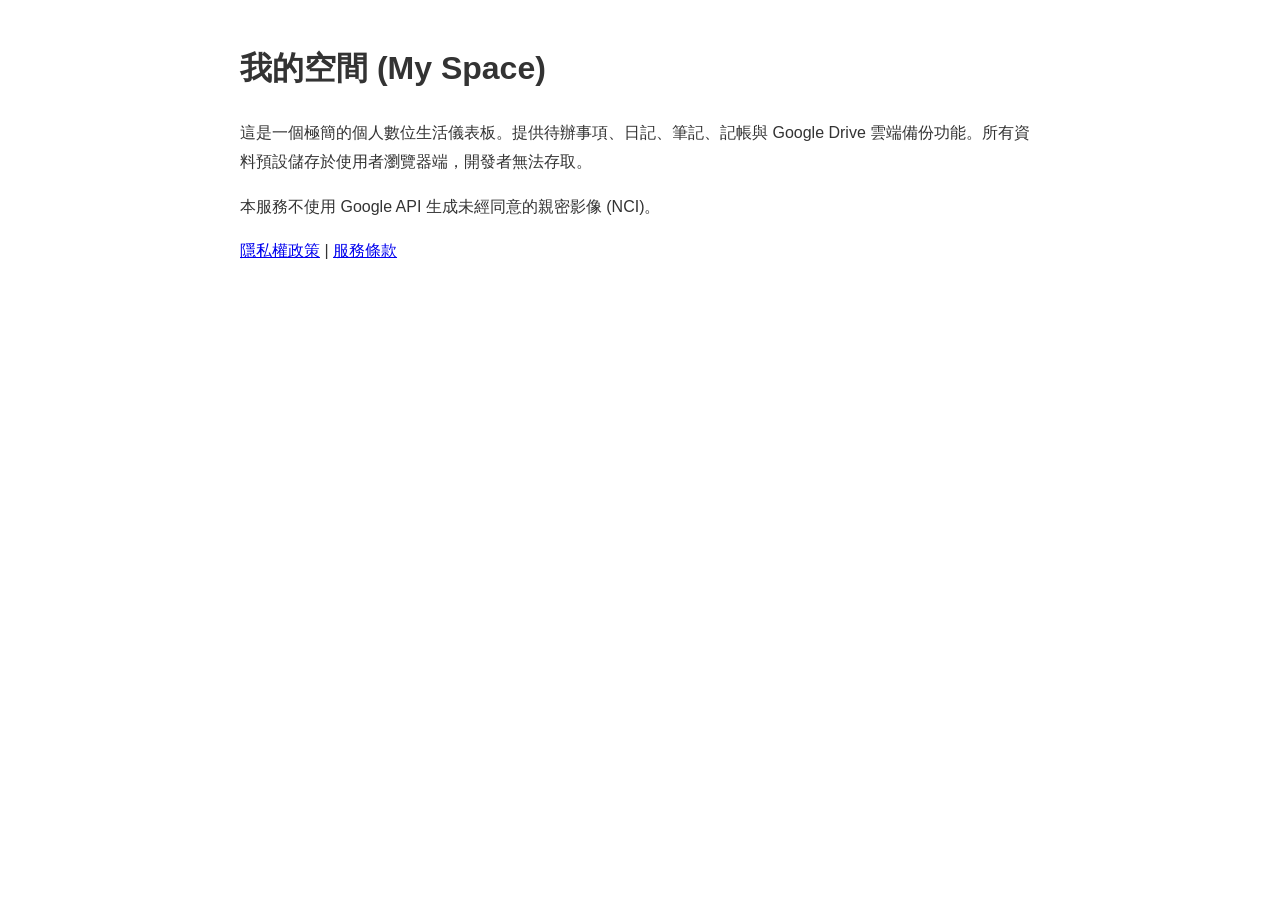
<file: about.html>
<!DOCTYPE html>
<html lang="zh-Hant">
<head>
<meta charset="utf-8">
<title>關於我的空間 (My Space)</title>
<style>body{font-family:sans-serif;line-height:1.8;max-width:800px;margin:40px auto;padding:0 20px;color:#333;}</style>
</head>
<body>
<h1>我的空間 (My Space)</h1>
<p>這是一個極簡的個人數位生活儀表板。提供待辦事項、日記、筆記、記帳與 Google Drive 雲端備份功能。所有資料預設儲存於使用者瀏覽器端，開發者無法存取。</p>
<p>本服務不使用 Google API 生成未經同意的親密影像 (NCI)。</p>
<p><a href="./readme/privacy.html">隱私權政策</a> | <a href="./readme/terms.html">服務條款</a></p>
</body>
</html>
</file>
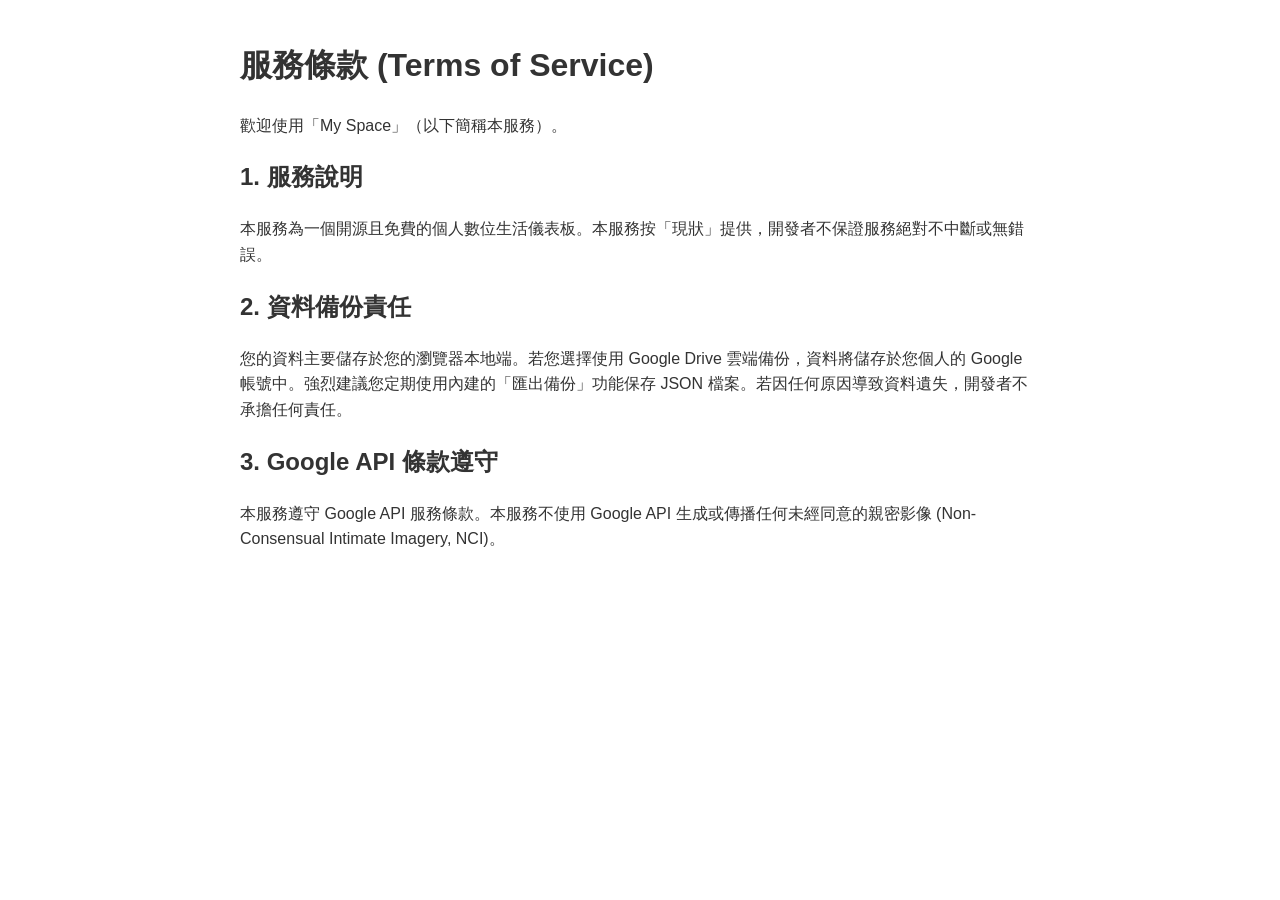
<file: terms.html>
<!DOCTYPE html>
<html lang="zh-Hant">
<head>
<meta charset="utf-8">
<title>服務條款 - My Space</title>
<style>body{font-family:sans-serif;line-height:1.6;max-width:800px;margin:40px auto;padding:0 20px;color:#333;}</style>
</head>
<body>
<h1>服務條款 (Terms of Service)</h1>
<p>歡迎使用「My Space」（以下簡稱本服務）。</p>
<h2>1. 服務說明</h2>
<p>本服務為一個開源且免費的個人數位生活儀表板。本服務按「現狀」提供，開發者不保證服務絕對不中斷或無錯誤。</p>
<h2>2. 資料備份責任</h2>
<p>您的資料主要儲存於您的瀏覽器本地端。若您選擇使用 Google Drive 雲端備份，資料將儲存於您個人的 Google 帳號中。強烈建議您定期使用內建的「匯出備份」功能保存 JSON 檔案。若因任何原因導致資料遺失，開發者不承擔任何責任。</p>
<h2>3. Google API 條款遵守</h2>
<p>本服務遵守 Google API 服務條款。本服務不使用 Google API 生成或傳播任何未經同意的親密影像 (Non-Consensual Intimate Imagery, NCI)。</p>
</body>
</html>
</file>
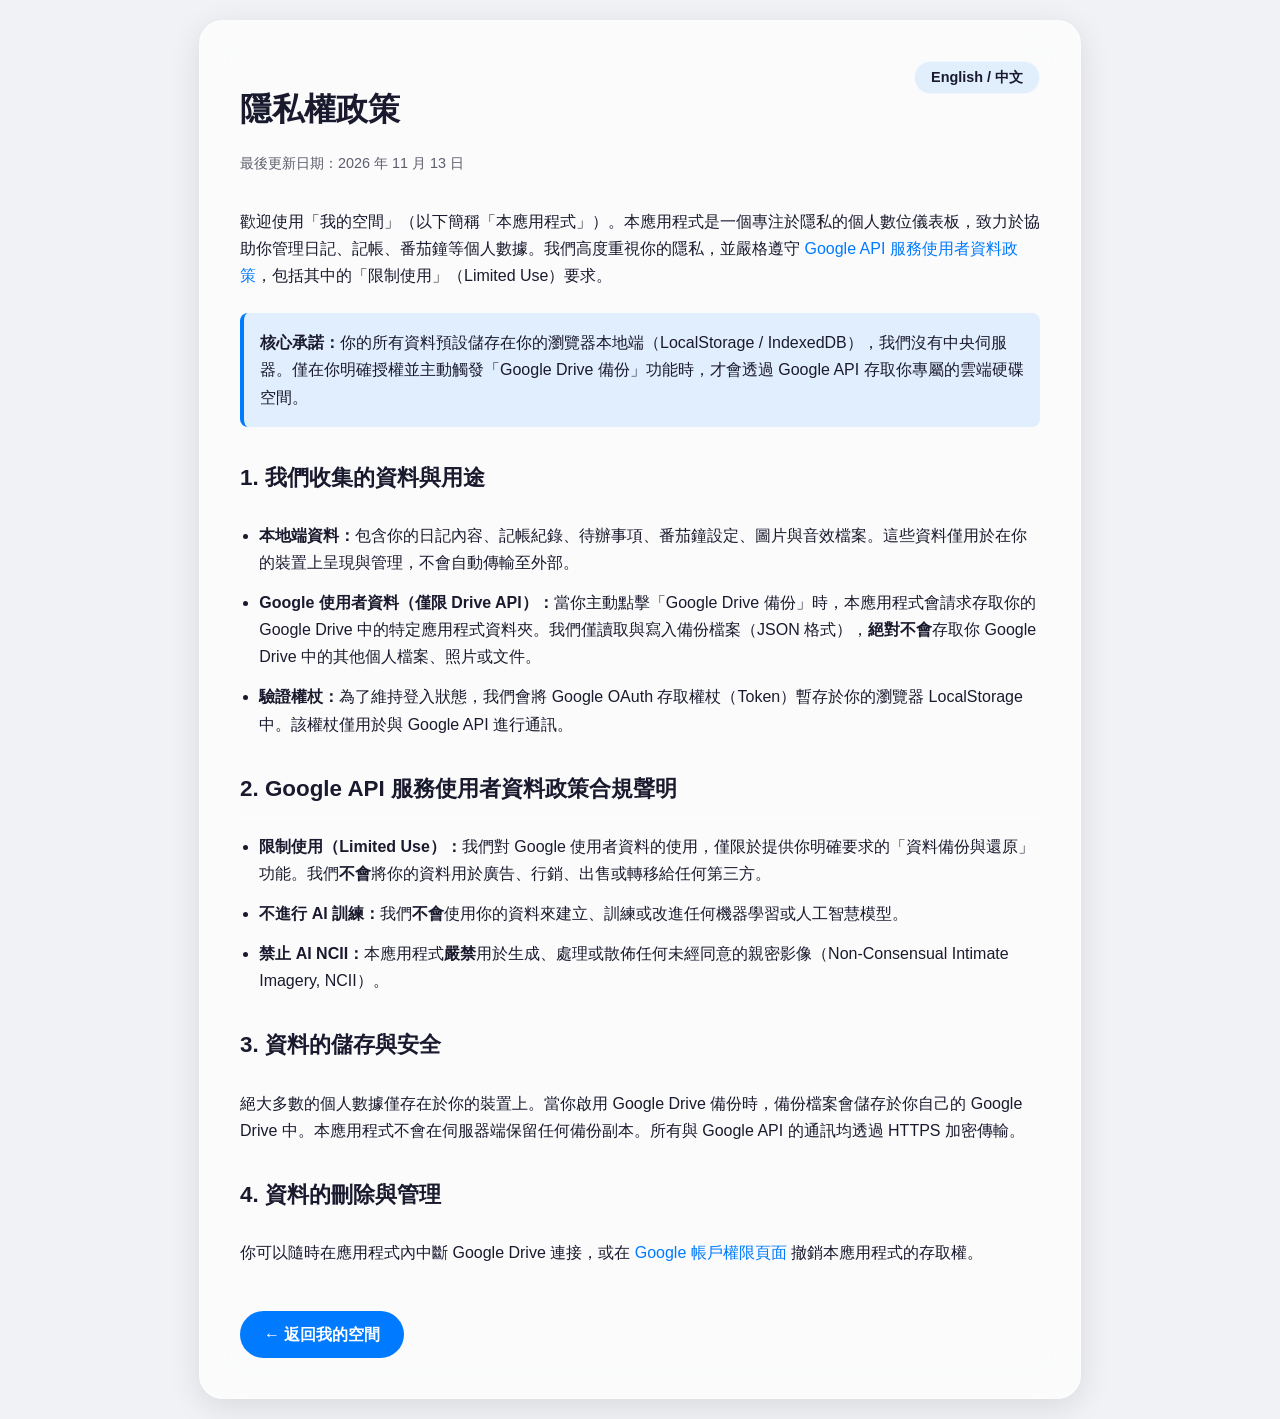
<file: readme/privacy.html>
<!DOCTYPE html>
<html lang="zh-Hant">
<head>
    <meta charset="UTF-8">
    <meta name="viewport" content="width=device-width, initial-scale=1.0">
    <title>隱私權政策 - 我的空間</title>
    <style>
        :root {
            --bg: #f0f2f5;
            --text: #1a1a2e;
            --glass-bg: rgba(255, 255, 255, 0.7);
            --glass-border: rgba(255, 255, 255, 0.5);
            --link: #007aff;
            --btn-bg: rgba(0, 122, 255, 0.1);
        }
        @media (prefers-color-scheme: dark) {
            :root {
                --bg: #0f0f1a;
                --text: #e0e0e0;
                --glass-bg: rgba(30, 30, 46, 0.7);
                --glass-border: rgba(255, 255, 255, 0.1);
                --link: #0a84ff;
                --btn-bg: rgba(10, 132, 255, 0.2);
            }
        }
        body {
            font-family: -apple-system, BlinkMacSystemFont, "Segoe UI", Roboto, Helvetica, Arial, sans-serif;
            background: var(--bg);
            color: var(--text);
            line-height: 1.7;
            margin: 0;
            padding: 20px;
            min-height: 100vh;
            display: flex;
            justify-content: center;
        }
        .container {
            max-width: 800px;
            width: 100%;
            background: var(--glass-bg);
            backdrop-filter: blur(20px);
            -webkit-backdrop-filter: blur(20px);
            border: 1px solid var(--glass-border);
            border-radius: 24px;
            padding: 40px;
            box-shadow: 0 8px 32px rgba(0, 0, 0, 0.1);
            position: relative;
        }
        h1 { font-size: 2rem; margin-bottom: 0.5rem; font-weight: 700; }
        h2 { font-size: 1.4rem; margin-top: 2rem; margin-bottom: 1rem; border-bottom: 1px solid var(--glass-border); padding-bottom: 0.5rem; }
        p, li { margin-bottom: 0.8rem; }
        ul { padding-left: 1.2rem; }
        a { color: var(--link); text-decoration: none; }
        a:hover { text-decoration: underline; }
        .last-updated { font-size: 0.9rem; opacity: 0.7; margin-bottom: 2rem; }
        .highlight-box {
            background: var(--btn-bg);
            border-left: 4px solid var(--link);
            padding: 1rem;
            border-radius: 8px;
            margin: 1.5rem 0;
        }
        .back-btn {
            display: inline-block;
            margin-top: 2rem;
            padding: 10px 24px;
            background: var(--link);
            color: #fff;
            border-radius: 50px;
            font-weight: 600;
            transition: opacity 0.2s;
        }
        .back-btn:hover { opacity: 0.8; text-decoration: none; }
        
        /* 語言切換按鈕 */
        .lang-toggle {
            position: absolute;
            top: 40px;
            right: 40px;
            background: var(--btn-bg);
            border: 1px solid var(--glass-border);
            color: var(--text);
            padding: 6px 16px;
            border-radius: 999px;
            cursor: pointer;
            font-size: 0.9rem;
            font-weight: 600;
            transition: all 0.2s;
        }
        .lang-toggle:hover {
            background: var(--link);
            color: #fff;
            border-color: transparent;
        }

        /* 隱藏非當前語言的內容 */
        .lang-en, .lang-zh { display: none; }
        .show-en .lang-en { display: block; }
        .show-zh .lang-zh { display: block; }
    </style>
</head>
<body class="show-zh">
    <div class="container">
        <button class="lang-toggle" id="langToggle">English / 中文</button>

        <!-- 中文聲明 -->
        <div class="lang-zh">
            <h1>隱私權政策</h1>
            <p class="last-updated">最後更新日期：2026 年 11 月 13 日</p>

            <p>歡迎使用「我的空間」（以下簡稱「本應用程式」）。本應用程式是一個專注於隱私的個人數位儀表板，致力於協助你管理日記、記帳、番茄鐘等個人數據。我們高度重視你的隱私，並嚴格遵守 <a href="https://developers.google.com/terms/api-services-user-data-policy" target="_blank" rel="noopener">Google API 服務使用者資料政策</a>，包括其中的「限制使用」（Limited Use）要求。</p>

            <div class="highlight-box">
                <strong>核心承諾：</strong>你的所有資料預設儲存在你的瀏覽器本地端（LocalStorage / IndexedDB），我們沒有中央伺服器。僅在你明確授權並主動觸發「Google Drive 備份」功能時，才會透過 Google API 存取你專屬的雲端硬碟空間。
            </div>

            <h2>1. 我們收集的資料與用途</h2>
            <ul>
                <li><strong>本地端資料：</strong>包含你的日記內容、記帳紀錄、待辦事項、番茄鐘設定、圖片與音效檔案。這些資料僅用於在你的裝置上呈現與管理，不會自動傳輸至外部。</li>
                <li><strong>Google 使用者資料（僅限 Drive API）：</strong>當你主動點擊「Google Drive 備份」時，本應用程式會請求存取你的 Google Drive 中的特定應用程式資料夾。我們僅讀取與寫入備份檔案（JSON 格式），<strong>絕對不會</strong>存取你 Google Drive 中的其他個人檔案、照片或文件。</li>
                <li><strong>驗證權杖：</strong>為了維持登入狀態，我們會將 Google OAuth 存取權杖（Token）暫存於你的瀏覽器 LocalStorage 中。該權杖僅用於與 Google API 進行通訊。</li>
            </ul>

            <h2>2. Google API 服務使用者資料政策合規聲明</h2>
            <ul>
                <li><strong>限制使用（Limited Use）：</strong>我們對 Google 使用者資料的使用，僅限於提供你明確要求的「資料備份與還原」功能。我們<strong>不會</strong>將你的資料用於廣告、行銷、出售或轉移給任何第三方。</li>
                <li><strong>不進行 AI 訓練：</strong>我們<strong>不會</strong>使用你的資料來建立、訓練或改進任何機器學習或人工智慧模型。</li>
                <li><strong>禁止 AI NCII：</strong>本應用程式<strong>嚴禁</strong>用於生成、處理或散佈任何未經同意的親密影像（Non-Consensual Intimate Imagery, NCII）。</li>
            </ul>

            <h2>3. 資料的儲存與安全</h2>
            <p>絕大多數的個人數據僅存在於你的裝置上。當你啟用 Google Drive 備份時，備份檔案會儲存於你自己的 Google Drive 中。本應用程式不會在伺服器端保留任何備份副本。所有與 Google API 的通訊均透過 HTTPS 加密傳輸。</p>

            <h2>4. 資料的刪除與管理</h2>
            <p>你可以隨時在應用程式內中斷 Google Drive 連接，或在 <a href="https://myaccount.google.com/permissions" target="_blank" rel="noopener">Google 帳戶權限頁面</a> 撤銷本應用程式的存取權。</p>

            <a href="https://junginlau.github.io/dailymissions/" class="back-btn">← 返回我的空間</a>
        </div>

        <!-- 英文聲明 -->
        <div class="lang-en">
            <h1>Privacy Policy</h1>
            <p class="last-updated">Last updated: November 13, 2026</p>

            <p>Welcome to "My Space" (hereinafter referred to as "the Application"). This Application is a privacy-focused personal digital dashboard designed to help you manage personal data such as diaries, ledgers, and pomodoro timers. We highly value your privacy and strictly comply with the <a href="https://developers.google.com/terms/api-services-user-data-policy" target="_blank" rel="noopener">Google API Services User Data Policy</a>, including the Limited Use requirements.</p>

            <div class="highlight-box">
                <strong>Core Commitment:</strong> All your data is stored locally in your browser (LocalStorage / IndexedDB) by default. We do not have a central server. We only access your Google Drive via Google APIs when you explicitly authorize and manually trigger the "Google Drive Backup" feature.
            </div>

            <h2>1. Data We Collect and How We Use It</h2>
            <ul>
                <li><strong>Local Data:</strong> Includes your diary entries, ledger records, to-do lists, pomodoro settings, images, and audio files. This data is used solely for display and management on your device and is not automatically transmitted externally.</li>
                <li><strong>Google User Data (Drive API only):</strong> When you click "Google Drive Backup," the Application requests access to a specific application folder in your Google Drive. We only read and write backup files (JSON format). We <strong>never</strong> access your other personal files, photos, or documents in Google Drive.</li>
                <li><strong>Authentication Token:</strong> To maintain your login state, we temporarily store the Google OAuth access token in your browser's LocalStorage. This token is used solely for communication with Google APIs.</li>
            </ul>

            <h2>2. Google API Services User Data Policy Compliance</h2>
            <ul>
                <li><strong>Limited Use:</strong> Our use of Google user data is limited to providing the "Data Backup and Restore" feature you explicitly requested. We <strong>do not</strong> use your data for advertising, marketing, selling, or transferring to any third party.</li>
                <li><strong>No AI Training:</strong> We <strong>do not</strong> use your data to create, train, or improve any machine learning or artificial intelligence models.</li>
                <li><strong>No AI NCII:</strong> This Application strictly <strong>prohibits</strong> the generation, processing, or distribution of any Non-Consensual Intimate Imagery (NCII).</li>
            </ul>

            <h2>3. Data Storage and Security</h2>
            <p>The vast majority of personal data exists only on your device. When you enable Google Drive backup, the backup file is stored in your own Google Drive. The Application does not retain any backup copies on a server. All communications with Google APIs are encrypted via HTTPS.</p>

            <h2>4. Data Deletion and Management</h2>
            <p>You can disconnect Google Drive within the Application at any time, or revoke the Application's access via the <a href="https://myaccount.google.com/permissions" target="_blank" rel="noopener">Google Account Permissions page</a>.</p>

            <a href="../index.html" class="back-btn">← Back to My Space</a>
        </div>
    </div>

    <script>
        const toggleBtn = document.getElementById('langToggle');
        const body = document.body;

        toggleBtn.addEventListener('click', () => {
            if (body.classList.contains('show-zh')) {
                body.classList.remove('show-zh');
                body.classList.add('show-en');
            } else {
                body.classList.remove('show-en');
                body.classList.add('show-zh');
            }
        });
    </script>
</body>
</html>
</file>
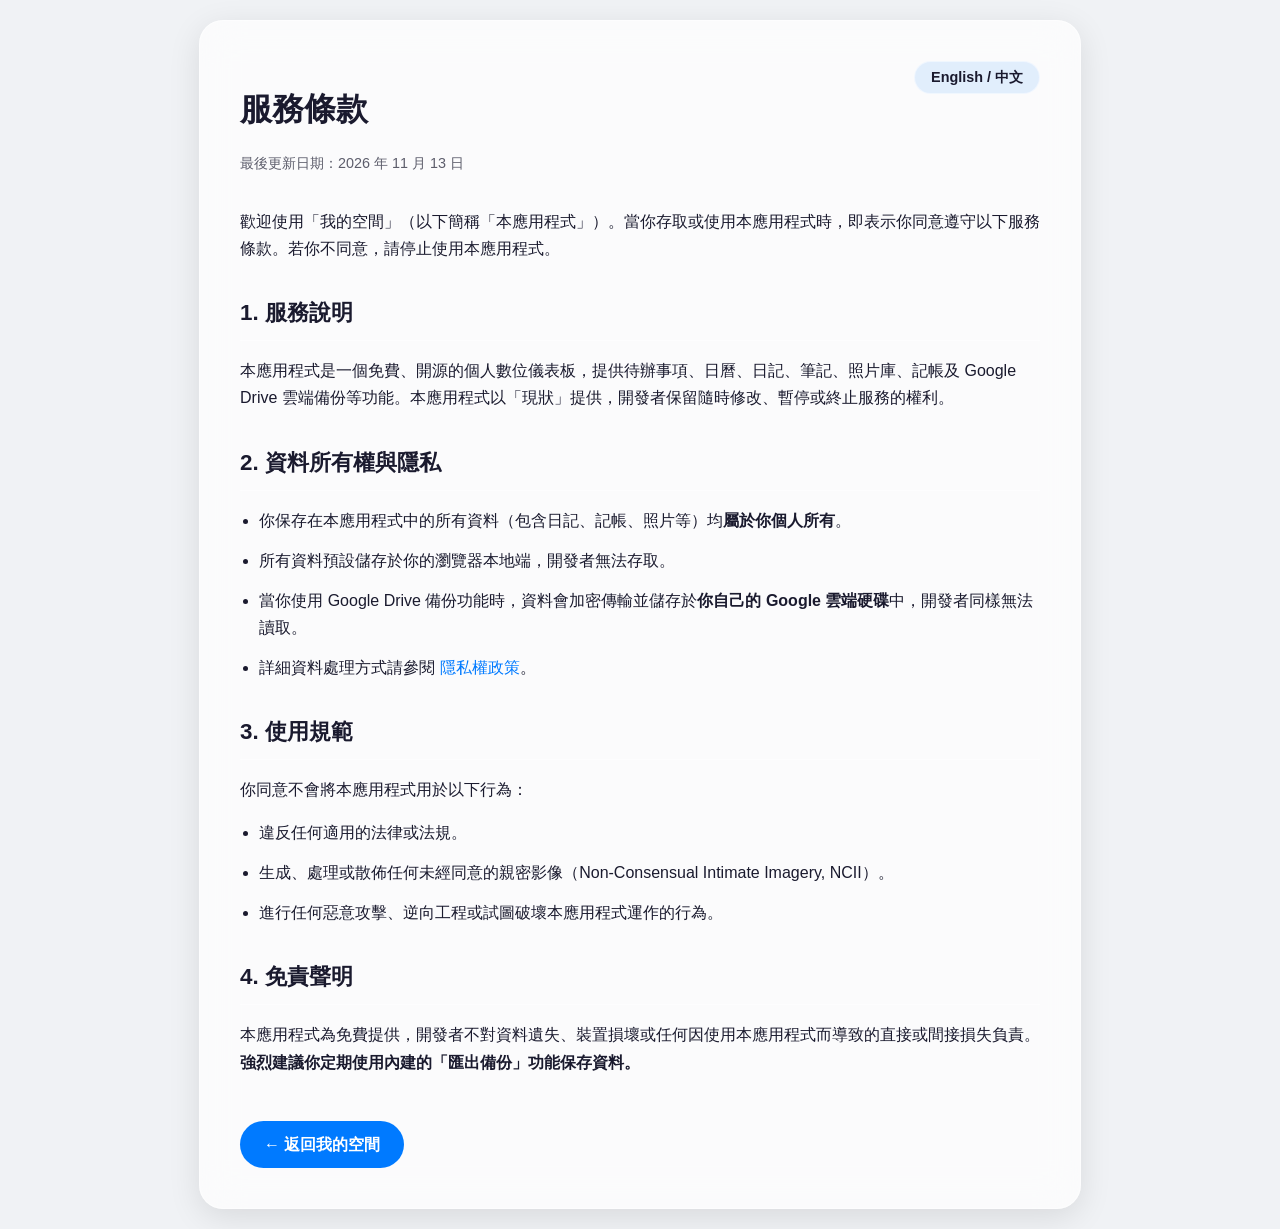
<file: readme/terms.html>
<!DOCTYPE html>
<html lang="zh-Hant">
<head>
    <meta charset="UTF-8">
    <meta name="viewport" content="width=device-width, initial-scale=1.0">
    <title>服務條款 - 我的空間</title>
    <style>
        /* 樣式與 privacy.html 完全相同 */
        :root {
            --bg: #f0f2f5; --text: #1a1a2e; --glass-bg: rgba(255, 255, 255, 0.7);
            --glass-border: rgba(255, 255, 255, 0.5); --link: #007aff; --btn-bg: rgba(0, 122, 255, 0.1);
        }
        @media (prefers-color-scheme: dark) {
            :root {
                --bg: #0f0f1a; --text: #e0e0e0; --glass-bg: rgba(30, 30, 46, 0.7);
                --glass-border: rgba(255, 255, 255, 0.1); --link: #0a84ff; --btn-bg: rgba(10, 132, 255, 0.2);
            }
        }
        body { font-family: -apple-system, BlinkMacSystemFont, "Segoe UI", Roboto, Helvetica, Arial, sans-serif; background: var(--bg); color: var(--text); line-height: 1.7; margin: 0; padding: 20px; min-height: 100vh; display: flex; justify-content: center; }
        .container { max-width: 800px; width: 100%; background: var(--glass-bg); backdrop-filter: blur(20px); -webkit-backdrop-filter: blur(20px); border: 1px solid var(--glass-border); border-radius: 24px; padding: 40px; box-shadow: 0 8px 32px rgba(0, 0, 0, 0.1); position: relative; }
        h1 { font-size: 2rem; margin-bottom: 0.5rem; font-weight: 700; }
        h2 { font-size: 1.4rem; margin-top: 2rem; margin-bottom: 1rem; border-bottom: 1px solid var(--glass-border); padding-bottom: 0.5rem; }
        p, li { margin-bottom: 0.8rem; }
        ul { padding-left: 1.2rem; }
        a { color: var(--link); text-decoration: none; }
        a:hover { text-decoration: underline; }
        .last-updated { font-size: 0.9rem; opacity: 0.7; margin-bottom: 2rem; }
        .back-btn { display: inline-block; margin-top: 2rem; padding: 10px 24px; background: var(--link); color: #fff; border-radius: 50px; font-weight: 600; transition: opacity 0.2s; }
        .back-btn:hover { opacity: 0.8; text-decoration: none; }
        
        .lang-toggle { position: absolute; top: 40px; right: 40px; background: var(--btn-bg); border: 1px solid var(--glass-border); color: var(--text); padding: 6px 16px; border-radius: 999px; cursor: pointer; font-size: 0.9rem; font-weight: 600; transition: all 0.2s; }
        .lang-toggle:hover { background: var(--link); color: #fff; border-color: transparent; }

        .lang-en, .lang-zh { display: none; }
        .show-en .lang-en { display: block; }
        .show-zh .lang-zh { display: block; }
    </style>
</head>
<body class="show-zh">
    <div class="container">
        <button class="lang-toggle" id="langToggle">English / 中文</button>

        <!-- 中文條款 -->
        <div class="lang-zh">
            <h1>服務條款</h1>
            <p class="last-updated">最後更新日期：2026 年 11 月 13 日</p>

            <p>歡迎使用「我的空間」（以下簡稱「本應用程式」）。當你存取或使用本應用程式時，即表示你同意遵守以下服務條款。若你不同意，請停止使用本應用程式。</p>

            <h2>1. 服務說明</h2>
            <p>本應用程式是一個免費、開源的個人數位儀表板，提供待辦事項、日曆、日記、筆記、照片庫、記帳及 Google Drive 雲端備份等功能。本應用程式以「現狀」提供，開發者保留隨時修改、暫停或終止服務的權利。</p>

            <h2>2. 資料所有權與隱私</h2>
            <ul>
                <li>你保存在本應用程式中的所有資料（包含日記、記帳、照片等）均<strong>屬於你個人所有</strong>。</li>
                <li>所有資料預設儲存於你的瀏覽器本地端，開發者無法存取。</li>
                <li>當你使用 Google Drive 備份功能時，資料會加密傳輸並儲存於<strong>你自己的 Google 雲端硬碟</strong>中，開發者同樣無法讀取。</li>
                <li>詳細資料處理方式請參閱 <a href="./privacy.html">隱私權政策</a>。</li>
            </ul>

            <h2>3. 使用規範</h2>
            <p>你同意不會將本應用程式用於以下行為：</p>
            <ul>
                <li>違反任何適用的法律或法規。</li>
                <li>生成、處理或散佈任何未經同意的親密影像（Non-Consensual Intimate Imagery, NCII）。</li>
                <li>進行任何惡意攻擊、逆向工程或試圖破壞本應用程式運作的行為。</li>
            </ul>

            <h2>4. 免責聲明</h2>
            <p>本應用程式為免費提供，開發者不對資料遺失、裝置損壞或任何因使用本應用程式而導致的直接或間接損失負責。<strong>強烈建議你定期使用內建的「匯出備份」功能保存資料。</strong></p>

            <a href="https://junginlau.github.io/dailymissions/" class="back-btn">← 返回我的空間</a>
        </div>

        <!-- 英文條款 -->
        <div class="lang-en">
            <h1>Terms of Service</h1>
            <p class="last-updated">Last updated: November 13, 2026</p>

            <p>Welcome to "My Space" (hereinafter referred to as "the Application"). By accessing or using the Application, you agree to comply with the following Terms of Service. If you do not agree, please stop using the Application.</p>

            <h2>1. Service Description</h2>
            <p>The Application is a free, open-source personal digital dashboard that provides to-do lists, calendars, diaries, notes, photo galleries, ledgers, and Google Drive backup features. The Application is provided "as is," and the developer reserves the right to modify, suspend, or terminate the service at any time.</p>

            <h2>2. Data Ownership and Privacy</h2>
            <ul>
                <li>All data you save in the Application (including diaries, ledgers, photos, etc.) is <strong>entirely owned by you</strong>.</li>
                <li>All data is stored locally in your browser by default, and the developer cannot access it.</li>
                <li>When you use the Google Drive backup feature, data is encrypted in transit and stored in <strong>your own Google Drive</strong>, which the developer also cannot access.</li>
                <li>For details on data processing, please refer to the <a href="./privacy.html">Privacy Policy</a>.</li>
            </ul>

            <h2>3. Usage Guidelines</h2>
            <p>You agree not to use the Application for the following:</p>
            <ul>
                <li>Violating any applicable laws or regulations.</li>
                <li>Generating, processing, or distributing any Non-Consensual Intimate Imagery (NCII).</li>
                <li>Engaging in any malicious attacks, reverse engineering, or attempts to disrupt the operation of the Application.</li>
            </ul>

            <h2>4. Disclaimer</h2>
            <p>The Application is provided free of charge. The developer is not responsible for data loss, device damage, or any direct or indirect damages resulting from the use of the Application. <strong>We strongly recommend that you regularly use the built-in "Export Backup" feature to save your data.</strong></p>

            <a href="../index.html" class="back-btn">← Back to My Space</a>
        </div>
    </div>

    <script>
        const toggleBtn = document.getElementById('langToggle');
        const body = document.body;

        toggleBtn.addEventListener('click', () => {
            if (body.classList.contains('show-zh')) {
                body.classList.remove('show-zh');
                body.classList.add('show-en');
            } else {
                body.classList.remove('show-en');
                body.classList.add('show-zh');
            }
        });
    </script>
</body>
</html>
</file>
<file: css/pc.css>
/* css/pc.css */
*,
*::before,
*::after {
  box-sizing: border-box;
}

* {
  margin: 0;
  padding: 0;
}

:root {
  --fg: hsl(220, 12%, 20%);
  --fg-dim: hsla(220, 10%, 20%, .6);
  --panel: rgba(255, 255, 255, .62);
  --panel-border: rgba(0, 0, 0, .08);
  --nav-bg: rgba(255, 255, 255, .6);
  --hover: rgba(0, 0, 0, .06);
  --ink-inv: #fff;
  --radius: 18px;
  --ease: cubic-bezier(.22, .61, .36, 1);
  --scroll-thumb: rgba(0, 0, 0, .28);
  --scroll-thumb-hover: rgba(0, 0, 0, .48);
  --income-color: #2e9e5e;
  --expense-color: #e5484d;
  --panel-bg-solid: rgba(245, 247, 250, 0.92);
}

html {
  min-height: 100%;
  scrollbar-width: thin;
  scrollbar-color: var(--scroll-thumb) transparent;
}

body {
  min-height: 100%;
  overflow-x: hidden;
  font-family: -apple-system, BlinkMacSystemFont, "Segoe UI", "PingFang TC", "Hiragino Sans TC", "Microsoft JhengHei", "Noto Sans TC", sans-serif;
  color: var(--fg);
  background: transparent;
  -webkit-font-smoothing: antialiased;
  transition: color .3s var(--ease);
  user-select: none;
  -webkit-user-select: none;
  -webkit-tap-highlight-color: transparent;
}

::-webkit-scrollbar {
  width: 10px;
  height: 10px;
}

::-webkit-scrollbar-track {
  background: transparent;
}

::-webkit-scrollbar-thumb {
  background: var(--scroll-thumb);
  border-radius: 999px;
  border: 2px solid transparent;
  background-clip: padding-box;
}

::-webkit-scrollbar-thumb:hover {
  background: var(--scroll-thumb-hover);
  border-radius: 999px;
  border: 2px solid transparent;
  background-clip: padding-box;
}

::-webkit-scrollbar-corner {
  background: transparent;
}

input,
textarea,
select,
[contenteditable="true"] {
  user-select: text;
  -webkit-user-select: text;
}

img,
svg {
  -webkit-user-drag: none;
  user-select: none;
}

::selection {
  background: transparent;
}

input::selection,
textarea::selection {
  background: rgba(120, 150, 255, .35);
}

body.lock {
  overflow: hidden;
}

.bg-layer {
  position: fixed;
  inset: 0;
  z-index: 0;
  background-color: hsl(220, 14%, 88%);
  background-size: cover;
  background-position: center;
  background-repeat: no-repeat;
  transition: background-color .35s var(--ease), filter .25s var(--ease);
}

/* ══════════ 導覽列基礎 ══════════ */
.nav {
  position: fixed;
  top: 0;
  left: 0;
  right: 0;
  height: 64px;
  padding: 0 14px;
  z-index: 100;
  background: var(--nav-bg);
  -webkit-backdrop-filter: blur(24px) saturate(180%);
  backdrop-filter: blur(24px) saturate(180%);
  border-bottom: 1px solid var(--panel-border);
  transition: background .3s var(--ease), border-color .3s var(--ease);
  display: flex;
  justify-content: space-between;
  align-items: center;
  gap: 16px;
}

.nav-left {
  display: flex;
  align-items: center;
  flex: 1 1 auto;
  min-width: 0;
  overflow: hidden;
}

.nav-right {
  flex: 0 0 auto;
  display: flex;
  align-items: center;
  justify-content: flex-end;
  gap: 4px;
}

.logo-btn {
  flex: 0 0 auto;
  display: flex;
  align-items: center;
  justify-content: center;
  padding: 4px;
  margin-right: 8px;
  border: none;
  background: transparent;
  border-radius: 14px;
  cursor: pointer;
  transition: background .2s var(--ease), transform .2s var(--ease);
}

.logo-btn:hover {
  background: var(--hover);
}

.logo-btn:active {
  transform: scale(.94);
}

.logo-btn img {
  width: 50px;
  height: auto;
  display: block;
  border-radius: 10px;
}

.nav-links {
  display: flex;
  align-items: center;
  gap: 2px;
  min-width: 0;
  overflow-x: auto;
  scrollbar-width: none;
  -ms-overflow-style: none;
}

.nav-links::-webkit-scrollbar {
  display: none;
}

.nav-btn {
  flex: 0 0 auto;
  font: inherit;
  font-size: 14px;
  font-weight: 500;
  letter-spacing: .02em;
  color: var(--fg-dim);
  background: transparent;
  border: none;
  padding: 8px 14px;
  border-radius: 999px;
  cursor: pointer;
  white-space: nowrap;
  transition: background .2s var(--ease), color .2s var(--ease);
}

.nav-btn:hover {
  background: var(--hover);
  color: var(--fg);
}

.nav-btn.active {
  background: var(--hover);
  color: var(--fg);
}

.search-wrap {
  width: 100%;
  max-width: 600px;
  position: relative;
  display: flex;
  align-items: center;
  justify-self: center;
  background: var(--hover);
  border-radius: 999px;
  padding: 2px 6px 2px 12px;
  transition: background .2s var(--ease), border-color .2s var(--ease);
  border: 1px solid transparent;
  flex: 0 1 500px;
  min-width: 150px;
  margin: 0 auto;
}

.search-wrap:focus-within {
  background: transparent;
  border-color: var(--fg-dim);
}

.search-engine {
  flex: 0 0 auto;
  font-size: 12px;
  font-weight: 600;
  color: var(--fg-dim);
  background: transparent;
  border: none;
  outline: none;
  cursor: pointer;
  padding: 6px 4px;
  appearance: none;
  -webkit-appearance: none;
  text-align: center;
  width: 64px;
}

.search-engine:hover {
  color: var(--fg);
}

.search-form {
  flex: 1 1 auto;
  display: flex;
  align-items: center;
  position: relative;
  min-width: 0;
}

.search-form svg {
  position: absolute;
  left: 8px;
  top: 50%;
  transform: translateY(-50%);
  width: 15px;
  height: 15px;
  color: var(--fg-dim);
  pointer-events: none;
}

.search-form input[type="text"] {
  width: 100%;
  font: inherit;
  font-size: 13px;
  color: var(--fg);
  background: transparent;
  border: none;
  padding: 8px 12px 8px 30px;
  outline: none;
}

.icon-btn {
  flex: 0 0 auto;
  width: 38px;
  height: 38px;
  display: flex;
  align-items: center;
  justify-content: center;
  border: none;
  border-radius: 50%;
  background: transparent;
  color: var(--fg-dim);
  cursor: pointer;
  transition: background .2s var(--ease), color .2s var(--ease), transform .45s var(--ease);
}

.icon-btn:hover {
  background: var(--hover);
  color: var(--fg);
}

.icon-btn.open {
  transform: rotate(90deg);
  color: var(--fg);
}

.icon-btn svg {
  width: 20px;
  height: 20px;
}

/* ══════════ 「...」選單 ══════════ */
.nav-more-wrap {
  display: none;
  position: relative;
  z-index: 9999;
}

#navMoreBtn {
  font-size: 20px;
  font-weight: bold;
  line-height: 1;
  padding-bottom: 4px;
}

.nav-more-menu {
  display: none;
  position: fixed;
  top: 60px;
  left: 20px;
  background: var(--panel-bg-solid);
  border: 1px solid var(--panel-border);
  border-radius: 12px;
  padding: 8px;
  z-index: 99999;
  box-shadow: 0 10px 30px rgba(0, 0, 0, .3);
  min-width: 130px;
  flex-direction: column;
  gap: 4px;
}

.nav-more-menu.open {
  display: flex !important;
}

.nav-more-menu button {
  background: transparent;
  border: none;
  color: var(--fg);
  text-align: left;
  padding: 10px 16px;
  font-size: 14px;
  border-radius: 8px;
  cursor: pointer;
  transition: background 0.2s;
  white-space: nowrap;
}

.nav-more-menu button:hover {
  background: var(--hover);
}

@media (max-width: 1050px) {
  .nav-links {
    display: none !important;
  }

  .nav-more-wrap {
    display: block !important;
  }
}

/* ══════════ 設定面板 ══════════ */
.settings {
  position: absolute;
  top: 72px;
  right: 14px;
  width: 300px;
  padding: 18px;
  border-radius: 20px;
  background: var(--panel-bg-solid);
  border: 1px solid var(--panel-border);
  -webkit-backdrop-filter: blur(30px) saturate(180%);
  backdrop-filter: blur(30px) saturate(180%);
  box-shadow: 0 16px 48px rgba(0, 0, 0, .18), inset 0 1px 0 rgba(255, 255, 255, 0.5);
  opacity: 0;
  transform: translateY(-8px) scale(.96);
  transform-origin: top right;
  pointer-events: none;
  transition: opacity .22s var(--ease), transform .22s var(--ease);
  max-height: 80vh;
  overflow-y: auto;
  z-index: 200;
}

.settings.open {
  opacity: 1;
  transform: none;
  pointer-events: auto;
}

.set-title {
  display: flex;
  align-items: center;
  justify-content: space-between;
  font-size: 13px;
  font-weight: 600;
  letter-spacing: .04em;
  color: var(--fg);
  margin-bottom: 12px;
}

.set-title span:last-child {
  font-variant-numeric: tabular-nums;
  font-weight: 500;
  color: var(--fg-dim);
}

input[type="range"] {
  -webkit-appearance: none;
  appearance: none;
  width: 100%;
  height: 4px;
  border-radius: 4px;
  background: var(--hover);
  outline: none;
  cursor: pointer;
  margin-bottom: 18px;
}

input[type="range"]::-webkit-slider-thumb {
  -webkit-appearance: none;
  width: 16px;
  height: 16px;
  border-radius: 50%;
  background: var(--fg);
  border: none;
  box-shadow: 0 1px 6px rgba(0, 0, 0, .25);
  transition: transform .15s var(--ease);
}

input[type="range"]::-webkit-slider-thumb:active {
  transform: scale(1.15);
}

input[type="range"]::-moz-range-thumb {
  width: 16px;
  height: 16px;
  border-radius: 50%;
  background: var(--fg);
  border: none;
  box-shadow: 0 1px 6px rgba(0, 0, 0, .25);
}

.set-actions {
  display: flex;
  gap: 8px;
  flex-wrap: wrap;
  margin-bottom: 10px;
}

.set-btn {
  flex: 1 1 auto;
  font: inherit;
  font-size: 13px;
  font-weight: 500;
  padding: 9px 12px;
  border-radius: 12px;
  border: 1px solid var(--panel-border);
  background: var(--hover);
  color: var(--fg);
  cursor: pointer;
  white-space: nowrap;
  transition: background .2s var(--ease), transform .15s var(--ease);
}

.set-btn:hover {
  background: var(--panel-border);
}

.set-btn:active {
  transform: scale(.97);
}

.set-btn.ghost {
  color: var(--fg-dim);
}

.set-btn.ghost:hover {
  color: var(--fg);
}

.set-btn.primary {
  background: var(--fg);
  color: var(--ink-inv);
  border-color: transparent;
}

.set-note {
  margin-top: 14px;
  font-size: 11px;
  line-height: 1.6;
  color: var(--fg-dim);
  opacity: .85;
}

/* ══════════ 基礎佈局 ══════════ */
.app {
  position: relative;
  z-index: 1;
  max-width: 1280px;
  margin: 0 auto;
  padding: 80px 24px 70px;
  height: 100vh;
  display: flex;
  flex-direction: column;
  overflow: hidden;
}

.view {
  display: none;
}

.view.active {
  display: flex;
  flex-direction: column;
  flex: 1 1 auto;
  min-height: 0;
  height: 100%;
  overflow: hidden;
  animation: fadeUp .4s var(--ease) both;
}

@keyframes fadeUp {
  from {
opacity: 0;
transform: translateY(12px);
}
to {
opacity: 1;
transform: none;
}
}
h1 {
font-size: clamp(24px, 4vw, 34px);
font-weight: 700;
letter-spacing: -.02em;
line-height: 1.2;
flex: 0 0 auto;
}
.sub {
margin-top: 8px;
font-size: 14px;
line-height: 1.6;
color: var(--fg-dim);
font-weight: 400;
flex: 0 0 auto;
}
.card {
background: var(--panel);
border: 1px solid var(--panel-border);
border-radius: var(--radius);
padding: 18px;
-webkit-backdrop-filter: blur(18px) saturate(160%);
backdrop-filter: blur(18px) saturate(160%);
}
.grid {
display: grid;
gap: 14px;
}
.grid.two {
grid-template-columns: repeat(auto-fill, minmax(240px, 1fr));
}
.grid.three {
grid-template-columns: repeat(auto-fill, minmax(200px, 1fr));
}
.mt-24 {
margin-top: 24px;
}
.row {
display: flex;
gap: 10px;
align-items: center;
flex-wrap: wrap;
}
.empty {
padding: 26px 10px;
text-align: center;
font-size: 13px;
color: var(--fg-dim);
line-height: 1.7;
}
.empty.small {
padding: 12px 6px;
font-size: 12px;
}
.scroll-box {
flex: 1 1 auto;
min-height: 0;
overflow-y: auto;
border: none;
background: transparent;
padding-right: 6px;
padding-bottom: 40px !important;
scroll-behavior: smooth;
-webkit-overflow-scrolling: touch;
}
.scroll-box::-webkit-scrollbar {
width: 6px;
}
.scroll-box::-webkit-scrollbar-track {
background: transparent;
}
.scroll-box::-webkit-scrollbar-thumb {
background: var(--scroll-thumb);
border-radius: 999px;
}
.scroll-box::-webkit-scrollbar-thumb:hover {
background: var(--scroll-thumb-hover);
}
/* ══════════ 元件樣式 ══════════ */
input[type="text"],
input[type="date"],
input[type="time"],
input[type="number"],
input[type="search"],
textarea,
select,
.input {
font: inherit;
font-size: 14px;
color: var(--fg);
background: var(--hover);
border: 1px solid transparent;
border-radius: 12px;
padding: 10px 12px;
outline: none;
width: 100%;
max-width: 100%;
min-width: 0;
box-sizing: border-box;
transition: border-color .2s var(--ease), background .2s var(--ease);
}
input[type="text"]:focus,
input[type="date"]:focus,
input[type="time"]:focus,
input[type="number"]:focus,
textarea:focus,
select:focus,
.input:focus {
border-color: var(--fg-dim);
background: transparent;
}
textarea {
resize: vertical;
min-height: 90px;
line-height: 1.7;
}
::placeholder {
color: var(--fg-dim);
opacity: .7;
}
select {
appearance: none;
-webkit-appearance: none;
cursor: pointer;
}
input[type="date"],
input[type="time"] {
font-variant-numeric: tabular-nums;
}
.btn {
font: inherit;
font-size: 14px;
font-weight: 500;
padding: 10px 18px;
border-radius: 12px;
border: 1px solid var(--panel-border);
background: var(--hover);
color: var(--fg);
cursor: pointer;
white-space: nowrap;
transition: background .2s var(--ease), transform .15s var(--ease), opacity .2s, color .2s, border-color .2s;
}
.btn:hover {
background: var(--panel-border);
}
.btn:active {
transform: scale(.97);
}
.btn.primary {
background: var(--fg);
color: var(--ink-inv);
border-color: transparent;
}
.btn.primary:hover {
opacity: .86;
}
.btn.ghost {
background: transparent;
color: var(--fg-dim);
}
.btn.ghost:hover {
background: var(--hover);
color: var(--fg);
}
.btn.danger {
color: #e5484d;
}
.btn:disabled {
opacity: .5;
cursor: not-allowed;
transform: none;
}
.mini {
width: 28px;
height: 28px;
flex: 0 0 auto;
border-radius: 9px;
border: 1px solid var(--panel-border);
background: var(--hover);
color: var(--fg);
cursor: pointer;
font-size: 15px;
line-height: 1;
display: inline-flex;
align-items: center;
justify-content: center;
transition: background .2s var(--ease), color .2s var(--ease), border-color .2s var(--ease);
}
.mini:hover {
background: var(--panel-border);
}
.mini:disabled {
opacity: .3;
cursor: default;
}
.mini.del:hover {
color: #e5484d;
border-color: rgba(229, 72, 77, .45);
}
/* ══════════ 首頁 ══════════ */
.home-layout {
display: flex !important;
gap: 2% !important;
flex: 1 1 auto !important;
min-height: 0 !important;
height: 100% !important;
margin-top: 16px !important;
overflow: hidden !important;
}
.home-main {
flex: 1 1 70% !important;
max-width: 70% !important;
height: 100% !important;
min-width: 0 !important;
overflow-y: auto !important;
padding-right: 6px !important;
padding-bottom: 40px !important;
display: flex;
flex-direction: column;
gap: 16px;
}
.home-side {
flex: 0 0 28% !important;
max-width: 28% !important;
height: 100% !important;
min-width: 0 !important;
display: flex !important;
flex-direction: column !important;
gap: 16px !important;
overflow: hidden !important;
}
.clock-card {
display: flex;
flex-direction: column;
flex: 0 0 auto;
}
.clock-time {
font-size: 42px;
font-weight: 700;
letter-spacing: -.04em;
font-variant-numeric: tabular-nums;
line-height: 1.1;
}
.clock-date {
margin-top: 4px;
font-size: 14px;
color: var(--fg-dim);
}
.weather-info {
margin-top: 8px;
font-size: 13px;
display: flex;
align-items: center;
gap: 8px;
color: var(--fg-dim);
}
.weather-icon {
font-size: 18px;
}
.quote-divider {
height: 1px;
background: var(--panel-border);
margin: 14px 0;
}
.quote-widget {
font-style: italic;
font-size: 14px;
line-height: 1.6;
color: var(--fg-dim);
}
.quote-widget::before {
content: '「';
font-size: 18px;
opacity: .5;
}
.quote-widget::after {
content: '」';
font-size: 18px;
opacity: .5;
}
.stats {
display: grid;
grid-template-columns: repeat(4, 1fr);
gap: 12px;
flex: 0 0 auto;
}
.stat {
padding: 14px 16px;
border-radius: 16px;
background: var(--panel);
border: 1px solid var(--panel-border);
-webkit-backdrop-filter: blur(18px) saturate(160%);
backdrop-filter: blur(18px) saturate(160%);
}
.stat b {
display: block;
font-size: 22px;
font-weight: 700;
letter-spacing: -.02em;
font-variant-numeric: tabular-nums;
}
.stat span {
display: block;
margin-top: 2px;
font-size: 12px;
color: var(--fg-dim);
}
.goal-card {
flex: 0 0 auto;
display: flex;
flex-direction: column;
}
.goal-head {
display: flex;
align-items: center;
justify-content: space-between;
gap: 10px;
margin-bottom: 12px;
}
.goal-head h3 {
font-size: 16px;
font-weight: 600;
letter-spacing: -.01em;
}
.goal-head .badge {
font-size: 12px;
color: var(--fg-dim);
background: var(--hover);
padding: 2px 10px;
border-radius: 999px;
font-variant-numeric: tabular-nums;
}
.goal-list {
display: flex;
flex-direction: column;
}
.goal-item {
display: flex;
gap: 12px;
align-items: flex-start;
padding: 12px 0;
border-bottom: 1px solid var(--panel-border);
}
.goal-item:last-child {
border-bottom: none;
padding-bottom: 2px;
}
.goal-chk {
width: 20px;
height: 20px;
flex: 0 0 auto;
border-radius: 7px;
border: 1.5px solid var(--fg-dim);
background: transparent;
cursor: pointer;
position: relative;
margin-top: 2px;
transition: background .2s var(--ease), border-color .2s var(--ease), transform .15s var(--ease);
}
.goal-chk:hover {
border-color: var(--fg);
transform: scale(1.1);
}
.goal-item.done .goal-chk {
background: var(--fg);
border-color: var(--fg);
}
.goal-item.done .goal-chk::after {
content: '';
position: absolute;
left: 5px;
top: 1px;
width: 5px;
height: 10px;
border-right: 2px solid var(--ink-inv);
border-bottom: 2px solid var(--ink-inv);
transform: rotate(45deg);
}
.goal-main {
flex: 1 1 auto;
min-width: 0;
}
.goal-title {
font-size: 15px;
font-weight: 600;
line-height: 1.5;
word-break: break-word;
transition: color .2s var(--ease);
}
.goal-item.done .goal-title {
text-decoration: line-through;
text-decoration-thickness: 1px;
color: var(--fg-dim);
}
.goal-note {
margin-top: 4px;
font-size: 13px;
line-height: 1.7;
color: var(--fg-dim);
white-space: pre-wrap;
word-break: break-word;
}
.goal-acts {
flex: 0 0 auto;
display: flex;
gap: 6px;
margin-top: 1px;
}
.goal-progress-bar {
height: 4px;
background: var(--hover);
border-radius: 2px;
margin-top: 8px;
overflow: hidden;
}
.goal-progress-fill {
height: 100%;
background: var(--fg);
border-radius: 2px;
transition: width .3s var(--ease);
}
.shortcuts-grid {
display: grid;
grid-template-columns: repeat(2, 1fr);
gap: 12px;
flex: 0 0 auto;
margin-bottom: 10px;
}
.shortcut {
text-align: left;
font: inherit;
cursor: pointer;
transition: transform .25s var(--ease);
}
.shortcut:hover {
transform: translateY(-3px);
}
.shortcut .k {
font-size: 14px;
font-weight: 600;
color: var(--fg);
}
.shortcut .d {
margin-top: 4px;
font-size: 12px;
line-height: 1.5;
color: var(--fg-dim);
}
.shortcut .arrow {
margin-top: 10px;
font-size: 12px;
color: var(--fg-dim);
transition: transform .25s var(--ease);
}
.shortcut:hover .arrow {
transform: translateX(4px);
}
.countdown-card {
padding: 16px;
flex: 0 0 auto;
}
.countdown-head {
display: flex;
justify-content: space-between;
align-items: center;
margin-bottom: 12px;
}
.countdown-head h3 {
font-size: 14px;
font-weight: 600;
}
.countdown-list {
display: flex;
flex-direction: column;
gap: 6px;
min-height: 40px;
position: relative;
}
.cd-item {
display: flex;
justify-content: space-between;
align-items: center;
padding: 8px 10px;
border-radius: 8px;
background: var(--hover);
font-size: 13px;
}
.cd-title {
font-weight: 500;
color: var(--fg);
}
.cd-days {
font-weight: 700;
font-variant-numeric: tabular-nums;
color: var(--fg-dim);
}
.cd-days.urgent {
color: #e5484d;
}
.cd-date {
font-size: 11px;
color: var(--fg-dim);
font-weight: 400;
margin-left: 4px;
}
.bookmarks {
flex: 1 1 auto;
min-height: 0;
display: flex;
flex-direction: column;
padding: 16px;
}
.bm-head {
flex: 0 0 auto;
display: flex;
align-items: center;
justify-content: space-between;
gap: 8px;
margin-bottom: 8px;
padding: 0 2px;
}
.bm-title {
font-size: 11px;
font-weight: 600;
letter-spacing: .12em;
text-transform: uppercase;
color: var(--fg-dim);
}
.bm-list {
flex: 1 1 auto;
min-height: 0;
overflow-x: hidden;
overflow-y: auto;
}
.bm-item {
position: relative;
display: flex;
align-items: center;
gap: 9px;
padding: 9px 10px;
border-radius: 10px;
cursor: pointer;
color: var(--fg);
transition: background .2s var(--ease), transform .2s var(--ease);
user-select: none;
touch-action: none;
}
.bm-item.dragging {
opacity: 0.9;
background: var(--panel-bg-solid);
border: 1px dashed var(--fg-dim);
box-shadow: 0 8px 24px rgba(0, 0, 0, .22);
transform: scale(1.02);
}
.bm-item::after {
content: '';
position: absolute;
left: 10px;
right: 10px;
bottom: 4px;
height: 1.5px;
background: var(--fg);
opacity: .38;
border-radius: 2px;
transform: scaleX(0);
transform-origin: left center;
transition: transform .3s var(--ease);
pointer-events: none;
}
.bm-item:hover {
background: var(--hover);
transform: translateX(2px);
}
.bm-item:hover::after {
transform: scaleX(1);
}
.bm-item.dragging:hover::after {
transform: scaleX(0);
}
.bm-placeholder {
border-radius: 10px;
background: var(--hover);
border: 1px dashed var(--panel-border);
margin: 0;
}
.bm-fav {
width: 16px;
height: 16px;
flex: 0 0 auto;
border-radius: 4px;
object-fit: contain;
pointer-events: none;
}
.bm-name {
flex: 1 1 auto;
min-width: 0;
font-size: 13px;
font-weight: 500;
white-space: nowrap;
overflow: hidden;
text-overflow: ellipsis;
pointer-events: none;
}
.bm-acts {
flex: 0 0 auto;
display: flex;
gap: 2px;
opacity: 0;
transition: opacity .2s var(--ease);
}
.bm-item:hover .bm-acts {
opacity: 1;
}
.bm-act {
width: 20px;
height: 20px;
border: none;
border-radius: 6px;
background: transparent;
color: var(--fg-dim);
font-size: 11px;
line-height: 1;
cursor: pointer;
display: flex;
align-items: center;
justify-content: center;
transition: background .2s var(--ease), color .2s var(--ease);
}
.bm-act:hover {
background: var(--panel-border);
color: var(--fg);
}
.bm-act.del:hover {
color: #e5484d;
}
/* ══════════ 每週必做 ══════════ */
#view-todo.active {
height: 100%;
display: flex;
flex-direction: column;
overflow: hidden !important;
}
.todo-container {
display: flex !important;
flex: 1 1 auto !important;
min-height: 0 !important;
height: 100% !important;
gap: 16px !important;
margin-top: 20px !important;
overflow: hidden !important;
}
.tomorrow-col {
flex: 0 0 20% !important;
max-width: 220px !important;
min-width: 0 !important;
display: flex !important;
flex-direction: column !important;
height: 100% !important;
}
.today-col {
flex: 1 1 auto !important;
min-width: 0 !important;
display: flex !important;
flex-direction: column !important;
height: 100% !important;
}
.tomorrow-card {
padding: 14px;
flex: 1 1 auto !important;
display: flex;
flex-direction: column;
min-height: 0 !important;
overflow: hidden !important;
margin-bottom: 16px !important;
}
.tomorrow-card h4 {
font-size: 12px;
font-weight: 600;
letter-spacing: .04em;
color: var(--fg-dim);
margin-bottom: 10px;
flex: 0 0 auto;
}
.tomorrow-list {
display: flex;
flex-direction: column;
gap: 4px;
flex: 1 1 auto;
min-height: 0;
overflow-y: auto;
}
.tomorrow-tag {
font-size: 11px;
color: var(--fg-dim);
padding: 3px 0;
white-space: nowrap;
overflow: hidden;
text-overflow: ellipsis;
}
.today-card {
padding: 16px;
display: flex !important;
flex-direction: column !important;
flex: 1 1 auto !important;
min-height: 0 !important;
overflow: hidden !important;
margin-bottom: 16px !important;
}
.today-head {
flex: 0 0 auto;
display: flex;
align-items: center;
justify-content: space-between;
margin-bottom: 14px;
gap: 10px;
}
.today-head h3 {
font-size: 16px;
font-weight: 600;
letter-spacing: -.01em;
}
.today-head .badge {
font-size: 12px;
color: var(--fg-dim);
background: var(--hover);
padding: 2px 10px;
border-radius: 999px;
font-variant-numeric: tabular-nums;
}
.today-list {
display: flex !important;
flex-direction: column !important;
gap: 6px !important;
flex: 1 1 auto !important;
min-height: 0 !important;
overflow-y: auto !important;
padding-bottom: 20px !important;
}
.today-item {
display: flex;
align-items: center;
gap: 12px;
padding: 12px 14px;
border-radius: 12px;
background: var(--hover);
border: none;
font: inherit;
font-size: 15px;
color: var(--fg);
cursor: pointer;
text-align: left;
transition: background .2s var(--ease);
}
.today-item:hover {
background: var(--panel-border);
}
.today-item .chk {
width: 20px;
height: 20px;
flex: 0 0 auto;
border-radius: 7px;
border: 1.5px solid var(--fg-dim);
position: relative;
transition: background .2s var(--ease), border-color .2s var(--ease);
}
.today-item.done .chk {
background: var(--fg);
border-color: var(--fg);
}
.today-item.done .chk::after {
content: '';
position: absolute;
left: 5px;
top: 1px;
width: 5px;
height: 10px;
border-right: 2px solid var(--ink-inv);
border-bottom: 2px solid var(--ink-inv);
transform: rotate(45deg);
}
.today-item.done .label {
text-decoration: line-through;
color: var(--fg-dim);
}
.today-item .label {
flex: 1 1 auto;
word-break: break-word;
}
/* ══════════ 日曆 ══════════ */
#view-calendar.active {
display: flex;
flex-direction: column;
height: 100%;
min-height: 0;
overflow: hidden !important;
}
.cal-container {
display: flex !important;
flex: 1 1 auto !important;
min-height: 0 !important;
height: 100% !important;
margin-top: 16px !important;
overflow: hidden !important;
}
.cal-layout {
display: flex !important;
width: 100% !important;
height: 100% !important;
gap: 20px !important;
min-height: 0 !important;
overflow: hidden !important;
}
.cal-sidebar {
flex: 0 0 26% !important;
max-width: 280px !important;
display: flex !important;
flex-direction: column !important;
padding: 16px !important;
height: 100% !important;
min-height: 0 !important;
overflow: hidden !important;
margin-bottom: 16px !important;
}
.cal-sidebar-title {
font-size: 15px;
font-weight: 600;
margin-bottom: 12px;
color: var(--fg);
flex: 0 0 auto;
}
.cal-sidebar-list {
display: flex !important;
flex-direction: column !important;
gap: 8px !important;
flex: 1 1 auto !important;
min-height: 0 !important;
overflow-y: auto !important;
}
.cal-sidebar-item {
padding: 10px 12px;
border-radius: 10px;
background: var(--hover);
display: flex;
flex-direction: column;
gap: 4px;
transition: background .2s var(--ease);
}
.cal-sidebar-item:hover {
background: var(--panel-border);
}
.cal-sidebar-date {
font-size: 12px;
color: var(--fg-dim);
font-variant-numeric: tabular-nums;
display: flex;
gap: 6px;
align-items: center;
}
.cal-sidebar-time {
font-weight: 600;
color: var(--fg);
}
.cal-sidebar-ev-title {
font-size: 14px;
font-weight: 500;
color: var(--fg);
line-height: 1.4;
word-break: break-word;
}
.cal-main {
flex: 1 1 auto !important;
min-width: 0 !important;
display: flex !important;
flex-direction: column !important;
height: 100% !important;
overflow: hidden !important;
}
.cal-card {
flex: 1 1 auto !important;
display: flex !important;
flex-direction: column !important;
min-height: 0 !important;
overflow: hidden !important;
padding: 16px !important;
margin-bottom: 16px !important;
}
.cal-head {
flex: 0 0 auto !important;
display: flex;
align-items: center;
justify-content: space-between;
gap: 10px;
margin-bottom: 8px;
flex-wrap: wrap;
}
.cal-nav {
display: flex;
align-items: center;
gap: 8px;
}
.cal-head .t {
font-size: 16px;
font-weight: 600;
letter-spacing: -.01em;
}
.cal-jump-wrap {
display: flex !important;
flex-wrap: wrap !important;
width: 100% !important;
gap: 8px !important;
}
.cal-jump-wrap input[type="date"] {
flex: 1 1 120px !important;
width: auto !important;
max-width: 100% !important;
margin-bottom: 0 !important;
}
.cal-tz {
flex: 0 0 auto;
font-size: 11px;
color: var(--fg-dim);
margin-bottom: 12px;
letter-spacing: .02em;
}
.cal-grid {
flex: 1 1 auto !important;
min-height: 0 !important;
display: grid !important;
grid-template-columns: repeat(7, 1fr) !important;
grid-template-rows: repeat(7, 1fr) !important;
gap: 4px !important;
}
.cal-dow {
display: flex;
align-items: center;
justify-content: center;
font-size: 11px;
font-weight: 600;
letter-spacing: .08em;
color: var(--fg-dim);
}
.cal-cell {
position: relative;
display: flex;
align-items: center;
justify-content: center;
border-radius: 8px;
font: inherit;
font-size: 13px;
font-variant-numeric: tabular-nums;
border: none;
background: transparent;
color: var(--fg);
cursor: pointer;
transition: background .18s var(--ease);
}
.cal-cell:hover {
background: var(--hover);
}
.cal-cell.muted {
color: var(--fg-dim);
opacity: .3;
cursor: default;
}
.cal-cell.muted:hover {
background: transparent;
}
.cal-cell.today {
background: var(--fg);
color: var(--ink-inv);
font-weight: 700;
}
/* ══════════ 日記：左右 4:3 佈局（等高毛玻璃卡片） ══════════ */
#view-diary.active {
display: flex;
flex-direction: column;
height: 100%;
min-height: 0;
overflow: hidden !important;
}
.diary-container {
display: flex !important;
flex: 1 1 auto !important;
min-height: 0 !important;
height: 100% !important;
gap: 20px !important;
margin-top: 16px !important;
overflow: hidden !important;
}
.diary-left {
flex: 4 !important;
display: flex !important;
flex-direction: column !important;
min-width: 0 !important;
overflow-y: auto !important;
padding-right: 10px !important;
margin-bottom: 16px !important;
}
.diary-compose {
flex: 0 0 auto !important;
display: flex;
flex-direction: column;
gap: 10px;
}
.diary-compose .row select {
flex: 1 1 130px;
width: auto;
}
.diary-right {
flex: 3 !important;
display: flex !important;
flex-direction: column !important;
min-width: 0 !important;
height: 100% !important;
overflow: hidden !important;
margin-bottom: 16px !important;
}
.diary-viewer {
flex: 1 1 auto !important;
min-height: 0 !important;
display: flex !important;
flex-direction: column !important;
}
.diary-toolbar {
flex: 0 0 auto;
display: flex;
gap: 8px;
align-items: center;
margin-bottom: 12px;
flex-wrap: wrap;
}
.diary-toolbar input[type="date"] {
flex: 1 1 180px;
}
.diary-scroll {
flex: 1 1 auto !important;
min-height: 0 !important;
overflow-y: auto !important;
display: flex;
flex-direction: column;
gap: 10px;
padding-right: 4px;
}
.diary-card {
flex: 0 0 auto;
height: 138px;
padding: 14px 16px;
border-radius: 16px;
background: var(--hover);
border: 1px solid var(--panel-border);
cursor: pointer;
display: flex;
flex-direction: column;
justify-content: space-between;
overflow: hidden;
transition: background .2s var(--ease), transform .2s var(--ease);
}
.diary-card:hover {
background: var(--panel-border);
transform: translateY(-2px);
}
.diary-meta {
display: flex;
gap: 8px;
align-items: center;
flex-wrap: wrap;
font-size: 12px;
color: var(--fg-dim);
}
.tag {
padding: 2px 9px;
border-radius: 999px;
background: var(--hover);
font-size: 11px;
letter-spacing: .02em;
}
.diary-title {
margin-top: 4px;
font-size: 15px;
font-weight: 600;
letter-spacing: -.01em;
white-space: nowrap;
overflow: hidden;
text-overflow: ellipsis;
}
.diary-preview {
margin-top: 4px;
font-size: 13px;
line-height: 1.65;
color: var(--fg-dim);
display: -webkit-box;
-webkit-line-clamp: 2;
-webkit-box-orient: vertical;
overflow: hidden;
}
.lock-note {
font-size: 11px;
color: var(--fg-dim);
opacity: .8;
display: flex;
align-items: center;
gap: 6px;
margin-top: 2px;
}
.diary-img-wrap {
position: relative;
border-radius: 12px;
overflow: hidden;
margin-bottom: 6px;
background: var(--hover);
display: inline-block;
max-width: 100%;
}
.diary-img-wrap img {
max-height: 200px;
width: auto;
display: block;
border-radius: 12px;
}
.diary-img-acts {
position: absolute;
right: 6px;
top: 6px;
}
#diaryContent {
flex: 1 1 auto !important;
min-height: 250px !important;
resize: vertical !important;
}
/* ══════════ 筆記本：1:1 等高等寬比例毛玻璃網格 ══════════ */
#view-notes.active {
display: flex;
flex-direction: column;
height: 100%;
min-height: 0;
overflow: hidden !important;
}
.notes-container {
display: flex !important;
flex-direction: column !important;
flex: 1 1 auto !important;
min-height: 0 !important;
height: 100% !important;
margin-top: 16px !important;
overflow: hidden !important;
}
.notes-scroll {
flex: 0 1 auto !important;
max-height: 100% !important;
min-height: 0 !important;
display: flex !important;
flex-direction: column !important;
overflow: hidden !important;
margin-bottom: 12px !important;
}
#notesGrid {
flex: 1 1 auto !important;
min-height: 0 !important;
overflow-y: auto !important;
padding-bottom: 16px !important;
display: grid !important;
grid-template-columns: repeat(auto-fill, minmax(200px, 1fr)) !important;
align-content: start !important;
gap: 14px !important;
}
.note {
aspect-ratio: 1 / 1;
width: 100%;
text-align: left;
font: inherit;
cursor: pointer;
display: flex;
flex-direction: column;
gap: 8px;
overflow: hidden;
transition: transform .25s var(--ease);
}
.note:hover {
transform: translateY(-3px);
}
.note-thumb {
height: 44%;
flex: 0 0 auto;
border-radius: 12px;
margin: -2px -2px 2px;
background-size: cover;
background-position: center;
}
.note-h {
font-size: 14px;
font-weight: 600;
color: var(--fg);
padding-right: 24px;
white-space: nowrap;
overflow: hidden;
text-overflow: ellipsis;
flex: 0 0 auto;
}
.note-b {
font-size: 13px;
line-height: 1.6;
color: var(--fg-dim);
display: -webkit-box;
-webkit-line-clamp: 3;
-webkit-box-orient: vertical;
overflow: hidden;
min-height: 0;
}
.note-d {
margin-top: auto;
font-size: 11px;
color: var(--fg-dim);
opacity: .8;
flex: 0 0 auto;
}
#bulkDeleteNotesBtn {
display: none !important;
}
.add-card {
display: flex;
align-items: center;
justify-content: center;
min-height: 60px;
border-radius: var(--radius);
border: 1px dashed var(--panel-border);
background: transparent;
color: var(--fg-dim);
font: inherit;
font-size: 15px;
cursor: pointer;
flex: 0 0 auto !important;
margin-top: 6px !important;
transition: background .2s var(--ease), color .2s var(--ease), border-color .2s;
}
.add-card:hover {
background: var(--hover);
color: var(--fg);
border-color: var(--fg-dim);
}
.note-img-wrap {
position: relative;
border-radius: 14px;
overflow: hidden;
margin-bottom: 10px;
}
.note-img-wrap img {
width: 100%;
display: block;
}
.note-img-acts {
position: absolute;
right: 8px;
top: 8px;
display: flex;
gap: 6px;
}
.note-img-acts .mini {
background: rgba(0, 0, 0, .42);
color: #fff;
border-color: rgba(255, 255, 255, .22);
backdrop-filter: blur(8px);
}
.note-img-acts .mini:hover {
background: rgba(0, 0, 0, .62);
}
/* ══════════ 照片庫、記帳、關於本站、垃圾桶 ══════════ */
#view-photos.active,
#view-ledger.active,
#view-about.active,
#view-trash.active {
display: flex;
flex-direction: column;
height: 100%;
min-height: 0;
overflow: hidden !important;
}
.photo-container,
.ledger-container,
.about-container,
.trash-container {
display: flex !important;
flex-direction: column !important;
flex: 1 1 auto !important;
min-height: 0 !important;
height: 100% !important;
overflow: hidden !important;
margin-top: 16px !important;
}
.photos-toolbar,
.trash-toolbar {
flex: 0 0 auto;
display: flex;
gap: 10px;
align-items: center;
margin-bottom: 14px;
flex-wrap: wrap;
}
.photos-scroll,
.trash-list {
flex: 1 1 auto !important;
min-height: 0 !important;
overflow-y: auto !important;
padding-bottom: 20px !important;
margin-bottom: 16px !important;
display: flex;
flex-direction: column;
gap: 10px;
}
.photo-grid {
display: grid;
grid-template-columns: repeat(auto-fill, minmax(140px, 1fr));
gap: 10px;
width: 100%;
}
.photo {
aspect-ratio: 1 / 1;
border-radius: 16px;
overflow: hidden;
border: 2px solid transparent;
padding: 0;
cursor: pointer;
background: var(--hover);
transition: transform .3s var(--ease), border-color .3s var(--ease), box-shadow .3s var(--ease), filter .3s var(--ease);
box-shadow: 0 4px 12px rgba(0, 0, 0, .1);
position: relative;
z-index: 1;
}
.photo img {
width: 100%;
height: 100%;
object-fit: cover;
display: block;
}
@media (hover: hover) {
.photo {
filter: grayscale(100%) opacity(0.7);
}
.photo:hover {
filter: grayscale(0%) opacity(1);
transform: scale(1.06) translateY(-2px);
border-color: var(--panel-border);
box-shadow: 0 12px 30px rgba(0, 0, 0, .3);
z-index: 2;
}
}
.ledger-layout {
display: flex !important;
flex: 1 1 auto !important;
min-height: 0 !important;
height: 100% !important;
gap: 20px !important;
overflow: hidden !important;
}
.ledger-form-card {
flex: 0 0 34% !important;
max-width: 34% !important;
display: flex !important;
flex-direction: column !important;
gap: 12px !important;
overflow-y: auto !important;
padding-right: 10px !important;
margin-bottom: 16px !important;
}
.ledger-list-card {
flex: 1 1 auto !important;
display: flex !important;
flex-direction: column !important;
min-height: 0 !important;
overflow: hidden !important;
margin-bottom: 16px !important;
}
.ledger-items {
flex: 1 1 auto !important;
min-height: 0 !important;
overflow-y: auto !important;
}
.ledger-form input[type="number"],
.ledger-form input#ledgerAmount {
font-size: 20px;
font-weight: 600;
font-variant-numeric: tabular-nums;
padding: 12px;
}
.ledger-form .row {
align-items: stretch;
}
.ledger-form .row select,
.ledger-form .row input {
flex: 1 1 120px;
}
.ledger-input-sm {
padding: 8px 12px !important;
font-size: 14px !important;
height: auto;
}
.ledger-summary {
display: flex;
justify-content: space-between;
gap: 12px;
flex: 0 0 auto;
margin-bottom: 14px;
flex-wrap: wrap;
}
.summary-item {
flex: 1;
padding: 12px 16px;
border-radius: 12px;
background: var(--hover);
display: flex;
flex-direction: column;
gap: 4px;
}
.summary-item span {
font-size: 12px;
color: var(--fg-dim);
}
.summary-item b {
font-size: 20px;
font-variant-numeric: tabular-nums;
font-weight: 700;
}
.ledger-item {
display: flex;
align-items: center;
gap: 14px;
padding: 12px 0;
border-bottom: 1px solid var(--panel-border);
}
.ledger-item:last-child {
border-bottom: none;
}
.ledger-date {
flex: 0 0 60px;
font-size: 12px;
color: var(--fg-dim);
font-variant-numeric: tabular-nums;
}
.ledger-cat {
flex: 0 0 50px;
font-size: 12px;
color: var(--fg-dim);
}
.ledger-note {
flex: 1 1 auto;
font-size: 14px;
color: var(--fg);
white-space: nowrap;
overflow: hidden;
text-overflow: ellipsis;
}
.ledger-amount {
flex: 0 0 auto;
font-size: 15px;
font-weight: 600;
font-variant-numeric: tabular-nums;
}
.ledger-amount.income {
color: var(--income-color);
}
.ledger-amount.expense {
color: var(--expense-color);
}
.ledger-del {
flex: 0 0 auto;
margin-left: 8px;
}
.dropdown-wrap {
position: relative;
}
.dropdown-menu {
position: absolute;
top: 100%;
left: 0;
right: 0;
margin-top: 4px;
background: var(--panel-bg-solid);
border: 1px solid var(--panel-border);
border-radius: 8px;
box-shadow: 0 4px 16px rgba(0, 0, 0, .15);
z-index: 100;
display: none;
flex-wrap: wrap;
gap: 6px;
padding: 8px;
max-height: 180px;
overflow-y: auto;
}
.dropdown-menu.open {
display: flex;
}
.dropdown-menu::-webkit-scrollbar {
width: 6px;
}
.dropdown-menu::-webkit-scrollbar-thumb {
background: var(--scroll-thumb);
border-radius: 999px;
}
.tag-chip-ledger-wrap {
position: relative;
display: inline-flex;
align-items: center;
background: var(--hover);
border: 1px solid var(--panel-border);
border-radius: 999px;
overflow: hidden;
transition: all .2s var(--ease);
}
.tag-chip-ledger-wrap:hover {
background: var(--panel-border);
}
.tag-chip-ledger {
font: inherit;
font-size: 12px;
padding: 5px 4px 5px 10px;
color: var(--fg-dim);
cursor: pointer;
transition: color .2s var(--ease);
user-select: none;
}
.tag-chip-ledger:hover {
color: var(--fg);
}
.tag-del-btn {
font: inherit;
font-size: 14px;
font-weight: bold;
padding: 4px 8px 5px 6px;
border: none;
background: transparent;
color: var(--fg-dim);
cursor: pointer;
line-height: 1;
display: flex;
align-items: center;
transition: color .2s var(--ease), background .2s var(--ease);
}
.tag-del-btn:hover {
color: #e5484d;
background: rgba(229, 72, 77, 0.1);
}
.about-layout {
display: grid;
grid-template-columns: repeat(auto-fill, minmax(280px, 1fr));
gap: 16px;
flex: 1 1 auto !important;
min-height: 0 !important;
overflow-y: auto !important;
padding-bottom: 20px !important;
margin-bottom: 16px !important;
}
.about-card {
display: flex;
flex-direction: column;
gap: 12px;
}
.about-card h3 {
font-size: 16px;
font-weight: 600;
color: var(--fg);
margin-bottom: 4px;
}
.about-card p {
font-size: 14px;
line-height: 1.7;
color: var(--fg-dim);
}
.about-card ul {
padding-left: 20px;
font-size: 14px;
line-height: 1.8;
color: var(--fg-dim);
}
.about-card kbd {
background: var(--hover);
border: 1px solid var(--panel-border);
border-radius: 4px;
padding: 2px 6px;
font-family: monospace;
font-size: 12px;
color: var(--fg);
}
.about-card .link {
color: var(--fg);
text-decoration: underline;
text-underline-offset: 4px;
transition: color 0.2s;
}
.about-card .link:hover {
color: #6AA9FF;
}
/* 垃圾桶項目 */
.trash-item {
display: flex;
align-items: center;
justify-content: space-between;
padding: 12px 16px;
background: var(--panel);
border: 1px solid var(--panel-border);
border-radius: 12px;
}
.trash-info {
display: flex;
flex-direction: column;
gap: 4px;
}
.trash-title {
font-size: 15px;
font-weight: 600;
color: var(--fg);
}
.trash-type {
font-size: 12px;
color: var(--fg-dim);
background: var(--hover);
padding: 2px 8px;
border-radius: 999px;
display: inline-block;
width: max-content;
}
.trash-meta {
font-size: 12px;
color: var(--fg-dim);
}
.trash-acts {
display: flex;
gap: 8px;
}
/* ══════════ [NEW] 右鍵 / 長按批量刪除選單與右上角選取標記 ══════════ */
.ctx-menu {
position: fixed;
z-index: 99999;
min-width: 140px;
padding: 6px;
border-radius: 14px;
background: var(--panel-bg-solid);
border: 1px solid var(--panel-border);
-webkit-backdrop-filter: blur(26px) saturate(180%);
backdrop-filter: blur(26px) saturate(180%);
box-shadow: 0 12px 36px rgba(0, 0, 0, .28);
display: none;
flex-direction: column;
gap: 4px;
animation: pop .18s var(--ease);
}
.ctx-menu.open {
display: flex;
}
.ctx-menu-item {
width: 100%;
padding: 9px 14px;
border: none;
border-radius: 9px;
background: transparent;
color: #e5484d;
font: inherit;
font-size: 13px;
font-weight: 600;
text-align: left;
cursor: pointer;
display: flex;
align-items: center;
gap: 8px;
transition: background .15s var(--ease);
}
.ctx-menu-item:hover {
background: rgba(229, 72, 77, .12);
}
.batch-bar {
display: flex;
align-items: center;
gap: 10px;
padding: 10px 14px;
margin-bottom: 12px;
border-radius: 14px;
background: var(--panel-bg-solid);
border: 1px solid var(--panel-border);
flex-wrap: wrap;
flex: 0 0 auto;
}
.batch-bar-label {
display: inline-flex;
align-items: center;
gap: 6px;
font-size: 13px;
font-weight: 500;
cursor: pointer;
}
.batch-bar-count {
font-size: 13px;
color: var(--fg-dim);
margin-right: auto;
}
.batch-selectable {
position: relative;
}
.batch-chk-badge {
position: absolute;
top: 10px;
right: 10px;
z-index: 25;
width: 22px;
height: 22px;
border-radius: 50%;
border: 2px solid var(--fg-dim);
background: var(--panel-bg-solid);
display: flex;
align-items: center;
justify-content: center;
pointer-events: none;
transition: all .18s var(--ease);
}
.batch-selectable.is-selected .batch-chk-badge {
background: #e5484d;
border-color: #e5484d;
}
.batch-selectable.is-selected .batch-chk-badge::after {
content: '✓';
color: #fff;
font-size: 12px;
font-weight: 700;
line-height: 1;
}
.batch-selectable.is-selected {
outline: 2px solid rgba(229, 72, 77, .65);
outline-offset: -2px;
}
/* ══════════ 彈窗 ══════════ */
.modal {
position: fixed;
inset: 0;
z-index: 1000;
display: none;
align-items: center;
justify-content: center;
padding: 20px;
background: rgba(10, 12, 16, .35);
-webkit-backdrop-filter: blur(22px) saturate(140%);
backdrop-filter: blur(22px) saturate(140%);
}
.modal.open {
display: flex;
}
.modal-card {
width: min(620px, 100%);
max-height: 86vh;
overflow-y: auto;
background: var(--panel-bg-solid);
border: 1px solid var(--panel-border);
border-radius: 24px;
padding: 22px;
-webkit-backdrop-filter: blur(30px) saturate(170%);
backdrop-filter: blur(30px) saturate(170%);
box-shadow: 0 24px 80px rgba(0, 0, 0, .28);
animation: pop .26s var(--ease);
}
.modal-card.narrow {
width: min(400px, 100%);
}
.modal-card::-webkit-scrollbar {
width: 8px;
}
.modal-card::-webkit-scrollbar-track {
background: transparent;
}
.modal-card::-webkit-scrollbar-thumb {
background: var(--scroll-thumb);
border-radius: 999px;
border: 2px solid transparent;
background-clip: padding-box;
}
.modal-card::-webkit-scrollbar-thumb:hover {
background: var(--scroll-thumb-hover);
border-radius: 999px;
border: 2px solid transparent;
background-clip: padding-box;
}
@keyframes pop {
from {
opacity: 0;
transform: translateY(14px) scale(.97);
}
to {
opacity: 1;
transform: none;
}
}
.modal-head {
display: flex;
align-items: flex-start;
justify-content: space-between;
gap: 12px;
margin-bottom: 16px;
}
.modal-head h3 {
font-size: 17px;
font-weight: 600;
letter-spacing: -.01em;
line-height: 1.4;
}
.modal-head .sub2 {
font-size: 12px;
color: var(--fg-dim);
margin-top: 3px;
}
.x-btn {
flex: 0 0 auto;
width: 32px;
height: 32px;
border-radius: 50%;
border: none;
background: var(--hover);
color: var(--fg-dim);
font-size: 18px;
line-height: 1;
cursor: pointer;
display: flex;
align-items: center;
justify-content: center;
transition: background .2s var(--ease), color .2s var(--ease);
}
.x-btn:hover {
background: var(--panel-border);
color: var(--fg);
}
.goal-confirm-icon {
font-size: 34px;
line-height: 1;
margin-bottom: 14px;
display: block;
}
.goal-confirm-actions {
display: flex;
gap: 10px;
justify-content: flex-end;
margin-top: 20px;
flex-wrap: wrap;
}
.goal-confirm-actions .btn {
flex: 1 1 auto;
}
.tag-manager {
margin-bottom: 18px;
}
.tag-add-row {
display: flex;
gap: 8px;
margin-bottom: 10px;
}
.tag-add-row input {
flex: 1 1 auto;
}
.tag-add-row .btn {
flex: 0 0 auto;
}
.tag-pool {
display: flex;
flex-wrap: wrap;
gap: 6px;
}
.tag-chip {
display: inline-flex;
align-items: center;
gap: 4px;
padding: 5px 6px 5px 12px;
border-radius: 999px;
background: var(--hover);
font-size: 13px;
}
.chip-x {
width: 20px;
height: 20px;
border-radius: 50%;
border: none;
background: transparent;
color: var(--fg-dim);
cursor: pointer;
font-size: 13px;
line-height: 1;
display: inline-flex;
align-items: center;
justify-content: center;
transition: background .2s, color .2s;
}
.chip-x:hover {
background: var(--panel-border);
color: #e5484d;
}
/* 每週必做設定：PC 上 4 下 3，方塊等大 */
#todoModal .modal-card {
  width: min(760px, 100%);
}
.schedule-grid {
  display: grid;
  grid-template-columns: repeat(4, 1fr);
  gap: 10px;
  align-items: stretch;
}
.sched-card {
  padding: 12px;
  border-radius: 14px;
  background: var(--hover);
  min-height: 120px;
  display: flex;
  flex-direction: column;
  border: 1px dashed transparent;
  transition: border-color .15s, background .15s, box-shadow .15s;
}
.sched-card.drag-over {
  border-color: var(--fg-dim);
  background: var(--panel);
  box-shadow: inset 0 0 0 1px var(--panel-border);
}
.sched-card h4 {
  font-size: 12px;
  font-weight: 600;
  letter-spacing: .04em;
  color: var(--fg-dim);
  margin-bottom: 8px;
  flex: 0 0 auto;
}
.sched-tags {
  display: flex;
  flex-wrap: wrap;
  gap: 5px;
  align-content: flex-start;
  flex: 1 1 auto;
  min-height: 40px;
}
.sched-drop-hint {
  font-size: 11px;
  color: var(--fg-dim);
  opacity: .55;
  line-height: 1.3;
  pointer-events: none;
  user-select: none;
}
.sched-tag {
  font: inherit;
  font-size: 12px;
  padding: 4px 10px;
  border-radius: 999px;
  border: 1px solid var(--panel-border);
  background: transparent;
  color: var(--fg-dim);
  cursor: pointer;
  transition: all .2s var(--ease);
  -webkit-user-select: none;
  user-select: none;
  touch-action: none;
}
.sched-tag.on {
  background: var(--fg);
  color: var(--ink-inv);
  border-color: transparent;
  position: relative;
  cursor: grab;
}
.sched-tag.on:active {
  cursor: grabbing;
}
.sched-order {
  display: inline-flex;
  align-items: center;
  justify-content: center;
  min-width: 14px;
  height: 14px;
  margin-right: 4px;
  border-radius: 999px;
  background: rgba(255, 255, 255, 0.28);
  color: inherit;
  font-size: 10px;
  font-weight: 700;
  line-height: 1;
}
.sched-tag:hover {
  border-color: var(--fg-dim);
}
.sched-tag.dragging,
.tag-chip.dragging {
  opacity: .45;
}
.sched-tag.drag-target {
  box-shadow: -3px 0 0 0 var(--fg);
}
.tag-chip[draggable="true"] {
  cursor: grab;
}
.tag-chip[draggable="true"]:active {
  cursor: grabbing;
}
.event-list {
max-height: 230px;
overflow-y: auto;
margin-bottom: 16px;
padding-right: 4px;
}
.event-list::-webkit-scrollbar {
width: 8px;
}
.event-list::-webkit-scrollbar-track {
background: transparent;
}
.event-list::-webkit-scrollbar-thumb {
background: var(--scroll-thumb);
border-radius: 999px;
border: 2px solid transparent;
background-clip: padding-box;
}
.event-list::-webkit-scrollbar-thumb:hover {
background: var(--scroll-thumb-hover);
border-radius: 999px;
border: 2px solid transparent;
background-clip: padding-box;
}
.event-item {
display: flex;
gap: 12px;
align-items: flex-start;
padding: 11px 12px;
border-radius: 14px;
background: var(--hover);
margin-bottom: 8px;
}
.event-item:last-child {
margin-bottom: 0;
}
.ev-time {
flex: 0 0 auto;
font-size: 12px;
font-weight: 600;
color: var(--fg-dim);
font-variant-numeric: tabular-nums;
padding-top: 2px;
min-width: 42px;
}
.ev-main {
flex: 1 1 auto;
min-width: 0;
}
.ev-title {
font-size: 14px;
font-weight: 600;
line-height: 1.45;
word-break: break-word;
}
.ev-content {
margin-top: 3px;
font-size: 13px;
line-height: 1.65;
color: var(--fg-dim);
white-space: pre-wrap;
word-break: break-word;
}
.ev-acts {
flex: 0 0 auto;
display: flex;
gap: 6px;
}
.form-block {
border-top: 1px solid var(--panel-border);
padding-top: 16px;
display: flex;
flex-direction: column;
gap: 10px;
}
.form-block .row {
align-items: stretch;
}
.form-block .row input[type="time"] {
flex: 0 0 130px;
}
.form-block .row .btn {
flex: 1 1 auto;
}
.diary-modal-body {
font-size: 15px;
line-height: 1.9;
white-space: pre-wrap;
word-break: break-word;
}
.diary-modal-img {
max-width: 100%;
border-radius: 12px;
margin-bottom: 12px;
}
/* ══════════ 番茄鐘 ══════════ */
.pomo-fab {
position: fixed;
bottom: 24px;
right: 24px;
width: 52px;
height: 52px;
border-radius: 50%;
background: var(--fg);
color: var(--ink-inv);
border: none;
cursor: pointer;
display: flex;
align-items: center;
justify-content: center;
box-shadow: 0 6px 24px rgba(0, 0, 0, .2);
z-index: 900;
font-size: 22px;
transition: transform .2s var(--ease), opacity .2s;
}
.pomo-fab:hover {
transform: scale(1.08);
}
.pomo-fab:active {
transform: scale(.95);
}
.pomo-panel {
position: fixed;
bottom: 86px;
right: 24px;
width: 280px;
padding: 18px;
border-radius: 20px;
background: var(--panel-bg-solid);
border: 1px solid var(--panel-border);
-webkit-backdrop-filter: blur(26px) saturate(180%);
backdrop-filter: blur(26px) saturate(180%);
box-shadow: 0 12px 40px rgba(0, 0, 0, .15);
z-index: 900;
display: flex;
flex-direction: column;
align-items: center;
gap: 16px;
opacity: 0;
transform: translateY(10px) scale(.95);
pointer-events: none;
transition: opacity .25s var(--ease), transform .25s var(--ease);
}
.pomo-panel.open {
opacity: 1;
transform: none;
pointer-events: auto;
}
.pomo-time-display {
font-size: 42px;
font-weight: 700;
font-variant-numeric: tabular-nums;
letter-spacing: -.03em;
line-height: 1;
display: flex;
align-items: center;
justify-content: center;
gap: 2px;
cursor: pointer;
transition: transform .2s;
}
.pomo-time-display:active {
transform: scale(.95);
}
.pomo-time-display span.colon {
font-size: 36px;
margin-bottom: 4px;
}
.pomo-editor {
display: none;
flex-direction: column;
align-items: center;
gap: 8px;
width: 100%;
}
.pomo-time-display.editing {
display: none;
}
.pomo-editor.active {
display: flex;
}
.pomo-edit-row {
display: flex;
align-items: center;
justify-content: center;
gap: 4px;
}
.pomo-edit-col {
display: flex;
flex-direction: column;
align-items: center;
}
.pomo-arrow {
width: 40px;
height: 30px;
display: flex;
align-items: center;
justify-content: center;
cursor: pointer;
color: var(--fg-dim);
transition: color .2s;
}
.pomo-arrow:hover {
color: var(--fg);
}
.pomo-arrow:active {
transform: scale(.9);
}
.pomo-edit-input {
width: 50px;
text-align: center;
font-size: 28px;
font-weight: 700;
background: var(--hover);
border: 1px solid transparent;
border-radius: 8px;
color: var(--fg);
padding: 4px 0;
outline: none;
}
.pomo-edit-input:focus {
border-color: var(--fg-dim);
}
.pomo-edit-label {
font-size: 11px;
color: var(--fg-dim);
margin-top: 4px;
}
.pomo-edit-colon {
font-size: 28px;
font-weight: 700;
color: var(--fg-dim);
margin-top: 6px;
}
.pomo-actions {
display: flex;
gap: 12px;
width: 100%;
}
.pomo-btn {
flex: 1 1 auto;
padding: 12px 0;
font-size: 15px;
font-weight: 600;
border-radius: 12px;
border: none;
cursor: pointer;
text-align: center;
transition: all .15s ease;
position: relative;
color: #fff;
}
.pomo-btn.start {
background: #2e9e5e;
box-shadow: 0 4px 0 #1f7041;
}
.pomo-btn.start:hover:not(:disabled) {
background: #34b36b;
transform: translateY(-2px);
box-shadow: 0 6px 0 #1f7041;
}
.pomo-btn.start:active:not(:disabled) {
transform: translateY(2px);
box-shadow: 0 2px 0 #1f7041;
}
.pomo-btn.start:disabled {
background: #555;
box-shadow: 0 4px 0 #333;
cursor: not-allowed;
opacity: 0.7;
}
.pomo-btn.pause {
background: #eab308;
box-shadow: 0 4px 0 #a16207;
}
.pomo-btn.pause:hover {
background: #facc15;
transform: translateY(-2px);
box-shadow: 0 6px 0 #a16207;
}
.pomo-btn.pause:active {
transform: translateY(2px);
box-shadow: 0 2px 0 #a16207;
}
.pomo-btn.resume {
background: #eab308;
box-shadow: 0 6px 0 #a16207;
transform: translateY(-2px);
}
.pomo-btn.resume:hover {
background: #facc15;
transform: translateY(-4px);
box-shadow: 0 8px 0 #a16207;
}
.pomo-btn.resume:active {
transform: translateY(2px);
box-shadow: 0 2px 0 #a16207;
}
.pomo-btn.stop {
background: #e5484d;
box-shadow: 0 4px 0 #a32226;
}
.pomo-btn.stop:hover {
background: #f2555a;
transform: translateY(-2px);
box-shadow: 0 6px 0 #a32226;
}
.pomo-btn.stop:active {
transform: translateY(2px);
box-shadow: 0 2px 0 #a32226;
}
.pomo-volume-wrap {
display: flex;
align-items: center;
gap: 6px;
width: 100%;
font-size: 12px;
margin-top: 4px;
}
input[type="radio"] {
width: 16px;
height: 16px;
accent-color: var(--fg);
cursor: pointer;
}
/* ══════════ 光箱 & Toast ══════════ */
.lightbox {
position: fixed;
inset: 0;
z-index: 1200;
display: none;
flex-direction: column;
align-items: center;
justify-content: center;
gap: 18px;
padding: 40px 24px;
background: rgba(8, 10, 14, .55);
-webkit-backdrop-filter: blur(30px) saturate(140%);
backdrop-filter: blur(30px) saturate(140%);
}
.lightbox.open {
display: flex;
}
.lightbox img {
max-width: min(900px, 90vw);
max-height: 70vh;
border-radius: 16px;
object-fit: contain;
box-shadow: 0 20px 60px rgba(0, 0, 0, .4);
animation: pop .3s var(--ease);
}
.lightbox .caption {
background: transparent;
border: none;
border-bottom: 1px solid transparent;
text-align: center;
color: #fff;
font-size: 13px;
width: min(600px, 80vw);
padding: 6px;
opacity: .85;
border-radius: 0;
}
.lightbox .caption::placeholder {
color: rgba(255, 255, 255, .55);
}
.lightbox .caption:focus {
opacity: 1;
border-bottom-color: rgba(255, 255, 255, .4);
background: transparent;
}
.lightbox .lb-acts {
display: flex;
gap: 10px;
}
.lightbox .btn {
background: rgba(255, 255, 255, .12);
color: #fff;
border-color: rgba(255, 255, 255, .18);
-webkit-backdrop-filter: blur(10px);
backdrop-filter: blur(10px);
}
.lightbox .btn:hover {
background: rgba(255, 255, 255, .2);
}
.lightbox .btn.danger {
color: #ff8f8f;
}
.lightbox .x-btn {
position: absolute;
top: 18px;
right: 18px;
background: rgba(255, 255, 255, .12);
color: #fff;
}
.lightbox .x-btn:hover {
background: rgba(255, 255, 255, .22);
color: #fff;
}
.toast {
position: fixed;
left: 50%;
bottom: 32px;
transform: translateX(-50%) translateY(12px);
background: var(--fg);
color: var(--ink-inv);
padding: 10px 20px;
border-radius: 999px;
font-size: 13px;
opacity: 0;
pointer-events: none;
transition: opacity .28s var(--ease), transform .28s var(--ease);
z-index: 2000;
max-width: 86vw;
text-align: center;
}
.toast.show {
opacity: 1;
transform: translateX(-50%);
}
/* ══════════ Footer & 歡迎卡片 ══════════ */
.site-footer {
position: fixed;
left: 0;
right: 0;
bottom: 0;
z-index: 90;
text-align: center;
padding: 10px 20px;
padding-bottom: calc(10px + env(safe-area-inset-bottom)) !important;
font-size: 12px;
color: var(--fg-dim);
opacity: 0.85;
line-height: 1.4;
width: 100%;
background: var(--nav-bg);
-webkit-backdrop-filter: blur(24px) saturate(180%);
backdrop-filter: blur(24px) saturate(180%);
border-top: 1px solid var(--panel-border);
pointer-events: none;
}
.site-footer a {
pointer-events: auto;
}
.site-footer a:hover {
color: #6AA9FF;
}
.welcome-card {
border: 1px solid var(--panel-border);
background: var(--panel);
box-shadow: 0 8px 24px rgba(0, 0, 0, .15);
animation: fadeUp .4s var(--ease) both;
margin-bottom: 4px;
}
.mobile-nav {
display: none;
}
.mobile-more-menu {
display: none;
}
.bm-drag-handle {
cursor: grab;
color: var(--fg-dim);
opacity: 0.5;
font-size: 16px;
line-height: 1;
padding: 4px;
transition: opacity 0.2s;
touch-action: none;
}
.bm-item:hover .bm-drag-handle {
opacity: 1;
}
.bm-drag-handle:active {
cursor: grabbing;
}
/* ══════════ 更新橫幅 ══════════ */
.update-banner {
position: fixed;
top: 0;
left: 0;
right: 0;
z-index: 3000;
display: flex;
align-items: center;
justify-content: center;
gap: 12px;
padding: 10px 44px 10px 16px;
background: var(--panel-bg-solid);
border-bottom: 1px solid var(--panel-border);
-webkit-backdrop-filter: blur(24px) saturate(180%);
backdrop-filter: blur(24px) saturate(180%);
box-shadow: 0 4px 16px rgba(0, 0, 0, .12);
animation: bannerSlideDown .3s var(--ease) both;
flex-wrap: wrap;
font-size: 13px;
}
@keyframes bannerSlideDown {
from {
transform: translateY(-100%);
opacity: 0;
}
to {
transform: translateY(0);
opacity: 1;
}
}
.update-banner[hidden] {
display: none;
}
.update-banner-text {
font-weight: 500;
color: var(--fg);
}
.update-banner-actions {
display: flex;
gap: 8px;
flex-wrap: wrap;
}
.update-banner-btn {
font: inherit;
font-size: 13px;
font-weight: 500;
padding: 6px 14px;
border-radius: 999px;
border: 1px solid var(--panel-border);
background: var(--hover);
color: var(--fg);
cursor: pointer;
white-space: nowrap;
transition: background .2s var(--ease), transform .15s var(--ease);
}
.update-banner-btn:hover {
background: var(--panel-border);
}
.update-banner-btn:active {
transform: scale(.97);
}
.update-banner-btn.primary {
background: var(--fg);
color: var(--ink-inv);
border-color: transparent;
}
.update-banner-btn.primary:hover {
opacity: .86;
}
.update-banner-close {
position: absolute;
right: 10px;
top: 50%;
transform: translateY(-50%);
width: 28px;
height: 28px;
border-radius: 50%;
border: none;
background: transparent;
color: var(--fg-dim);
font-size: 18px;
line-height: 1;
cursor: pointer;
display: flex;
align-items: center;
justify-content: center;
transition: background .2s var(--ease), color .2s var(--ease);
}
.update-banner-close:hover {
background: var(--hover);
color: var(--fg);
}
@media (max-width: 768px) {
.update-banner {
font-size: 12px;
padding: 8px 40px 8px 12px;
justify-content: flex-start;
}
.update-banner-btn {
padding: 5px 12px;
font-size: 12px;
}
}
[data-i18n]:empty {
display: none;
}
/* 強制修復 iOS/iPadOS 日期與時間輸入框 */
input[type="date"],
input[type="time"],
input[type="datetime-local"],
input[type="month"] {
display: block !important;
width: 100% !important;
max-width: 100% !important;
min-width: 0 !important;
-webkit-appearance: none !important;
appearance: none !important;
box-sizing: border-box !important;
padding: 10px 12px !important;
margin: 0 !important;
}
input[type="date"]::-webkit-calendar-picker-indicator,
input[type="time"]::-webkit-calendar-picker-indicator {
margin-left: 0;
padding: 0;
cursor: pointer;
}
.cal-jump-wrap input[type="date"],
.ledger-form .row input[type="date"],
.diary-toolbar input[type="date"] {
flex: 1 1 auto !important;
width: 100% !important;
max-width: 100% !important;
}
</file>
<file: css/pad.css>
/* css/pad.css - 平板端響應式適配 (769px - 1366px) */

@media (min-width: 769px) and (max-width: 1366px) {
  .app {
    max-width: 100%;
    padding: 76px 20px 64px;
    height: 100dvh;
  }

  /* 導覽列精簡留白，避免搜尋框與右側按鈕擠壓 */
  .nav {
    padding: 0 12px;
    gap: 10px;
  }

  .logo-btn {
    margin-right: 4px;
  }

  .logo-btn img {
    width: 44px;
  }

  .nav-btn {
    padding: 7px 11px;
    font-size: 13px;
  }

  .search-wrap {
    flex: 1 1 280px;
    min-width: 140px;
  }

  /* 首頁平板雙欄比例調整 (64% : 34%)；內容過高時可捲 */
  .home-layout {
    gap: 2% !important;
    margin-top: 12px !important;
    min-height: 0 !important;
    overflow-y: auto !important;
  }

  .home-main {
    flex: 1 1 64% !important;
    max-width: 64% !important;
    gap: 14px;
    min-height: 0 !important;
    overflow-y: auto !important;
  }

  .home-side {
    flex: 0 0 34% !important;
    max-width: 34% !important;
    gap: 14px !important;
    min-height: 0 !important;
    overflow-y: auto !important;
  }

  /* 其他雙欄頁在平板也避免被裁切 */
  .todo-container,
  .cal-layout,
  .diary-container,
  .ledger-layout {
    min-height: 0 !important;
  }

  .clock-time {
    font-size: 36px;
  }

  .stats {
    grid-template-columns: repeat(2, 1fr);
    gap: 10px;
  }

  .stat {
    padding: 12px 14px;
  }

  .stat b {
    font-size: 20px;
  }

  /* 每週必做欄寬微調 */
  .tomorrow-col {
    flex: 0 0 26% !important;
    max-width: 240px !important;
  }

  /* 日曆平板適配：確保月曆 7x7 格子完整填滿不溢出 */
  .cal-layout {
    gap: 14px !important;
  }

  .cal-sidebar {
    flex: 0 0 30% !important;
    max-width: 260px !important;
    padding: 14px !important;
  }

  .cal-card {
    padding: 14px !important;
  }

  .cal-cell {
    font-size: 12px;
    border-radius: 6px;
  }

  /* 筆記本 1:1 等高等寬網格在平板調整最小欄寬 */
  #notesGrid {
    grid-template-columns: repeat(auto-fill, minmax(175px, 1fr)) !important;
    gap: 12px !important;
  }

  /* 照片庫一行 5 格適配 */
  .photo-grid {
    grid-template-columns: repeat(5, 1fr);
    gap: 8px;
  }

  /* 記帳左右分欄比例調整 (40% : 58%) */
  .ledger-layout {
    gap: 14px !important;
  }

  .ledger-form-card {
    flex: 0 0 40% !important;
    max-width: 40% !important;
  }

  /* 批量刪除工具列在平板換行對齊 */
  .batch-bar {
    padding: 8px 12px;
    gap: 8px;
  }

  .site-footer {
    padding: 8px 16px;
    font-size: 11px;
  }
}

/* ══════════ 直向平板專屬微調 (769px - 960px，如 iPad 直屏) ══════════ */
@media (min-width: 769px) and (max-width: 960px) {
  /* 外層允許捲動，避免內容被 overflow:hidden 裁切 */
  .app {
    height: auto !important;
    min-height: 100dvh !important;
    overflow-x: hidden !important;
    overflow-y: auto !important;
  }
  .view,
  .view.active {
    height: auto !important;
    min-height: 0 !important;
    overflow: visible !important;
    flex: 0 0 auto !important;
  }

  /* 首頁直屏改為可捲動單欄，避免左側過窄 */
  .home-layout {
    flex-direction: column !important;
    overflow: visible !important;
    height: auto !important;
    padding-bottom: 24px !important;
    gap: 14px !important;
  }

  .home-main,
  .home-side {
    flex: 0 0 auto !important;
    max-width: 100% !important;
    width: 100% !important;
    height: auto !important;
    overflow: visible !important;
  }

  .bookmarks {
    max-height: 280px;
  }

  /* 日曆直屏改為上下堆疊：上方日曆、下方近期要事 */
  .cal-layout {
    flex-direction: column-reverse !important;
    gap: 12px !important;
  }

  .cal-main {
    flex: 1 1 68% !important;
    height: auto !important;
  }

  .cal-sidebar {
    flex: 0 0 28% !important;
    max-width: 100% !important;
    width: 100% !important;
    height: auto !important;
    margin-bottom: 12px !important;
  }

  /* 日記與記帳在直屏改為上下分欄，防止輸入框太窄 */
  .diary-container,
  .ledger-layout {
    flex-direction: column !important;
    overflow-y: auto !important;
    gap: 14px !important;
    padding-bottom: 20px !important;
  }

  .diary-left,
  .diary-right,
  .ledger-form-card,
  .ledger-list-card {
    flex: 0 0 auto !important;
    max-width: 100% !important;
    width: 100% !important;
    height: auto !important;
    overflow: visible !important;
    margin-bottom: 0 !important;
  }

  .diary-scroll {
    max-height: 360px;
  }

  #diaryContent {
    min-height: 160px !important;
  }

  /* 照片庫直屏一行 4 格 */
  .photo-grid {
    grid-template-columns: repeat(4, 1fr);
  }
}

/* [NEW] 日曆彈窗：日期與時間並排在同一行 */
.ev-datetime-row {
  display: flex !important;
  flex-wrap: nowrap !important;
  gap: 10px !important;
  width: 100% !important;
}

.ev-datetime-row input[type="date"],
.ev-datetime-row input[type="time"] {
  flex: 1 1 50% !important;
  width: 50% !important;
  min-width: 0 !important;
}

/* [NEW] 強制更多選單永遠置頂不被遮擋 */
.nav-more-menu,
.mobile-more-menu {
  z-index: 2147483647 !important;
}

/* [NEW] 歡迎畫面 (Landing Page) 功能格子：全裝置橫豎等比例正方形 */
#public-landing .landing-features,
#public-landing .landing-grid,
#public-landing [class*="feature"][class*="grid"],
#public-landing [class*="features"] {
  display: grid !important;
  grid-template-columns: repeat(4, minmax(0, 1fr)) !important;
  gap: 16px !important;
  width: 100% !important;
  max-width: 920px !important;
  margin-left: auto !important;
  margin-right: auto !important;
}

#public-landing .landing-features > *,
#public-landing .landing-grid > *,
#public-landing [class*="feature"][class*="grid"] > *,
#public-landing [class*="features"] > * {
  aspect-ratio: 1 / 1 !important;
  width: 100% !important;
  height: auto !important;
  min-height: 0 !important;
  display: flex !important;
  flex-direction: column !important;
  align-items: center !important;
  justify-content: center !important;
  text-align: center !important;
  padding: 16px !important;
  box-sizing: border-box !important;
}

@media (max-width: 960px) {
  #public-landing .landing-features,
  #public-landing .landing-grid,
  #public-landing [class*="feature"][class*="grid"],
  #public-landing [class*="features"] {
    grid-template-columns: repeat(2, minmax(0, 1fr)) !important;
    max-width: 480px !important;
    gap: 14px !important;
  }
}
/* ── 每週必做設定：平板排版 ── */
@media (min-width: 769px) and (max-width: 1100px) {
  #todoModal .modal-card {
    width: min(680px, 94vw) !important;
    max-height: 86vh;
  }
  .schedule-grid {
    grid-template-columns: repeat(3, minmax(0, 1fr)) !important;
    gap: 10px !important;
    align-items: stretch !important;
  }
  .sched-card {
    min-height: 118px !important;
    height: 100%;
  }
}

@media (min-width: 1101px) and (max-width: 1366px) {
  #todoModal .modal-card {
    width: min(760px, 92vw) !important;
  }
  .schedule-grid {
    grid-template-columns: repeat(4, minmax(0, 1fr)) !important;
    gap: 10px !important;
    align-items: stretch !important;
  }
  .sched-card {
    min-height: 120px !important;
  }
}
</file>
<file: css/phone.css>
/* ═══════════════════════════════════════════════════════
   響應式設計（手機版 < 768px） - 終極排版修正版
   ═══════════════════════════════════════════════════════ */
@media (max-width: 768px) {
  html, body { 
    overflow-y: auto !important; 
    overflow-x: hidden; 
    -webkit-overflow-scrolling: touch; 
    height: auto !important;
    min-height: 100% !important;
  }
  .app {
    padding: 16px !important;
    padding-top: calc(60px + env(safe-area-inset-top) + 16px) !important;
    padding-bottom: calc(100px + env(safe-area-inset-bottom)) !important; 
    height: auto !important;
    min-height: 100dvh !important;
    display: flex;
    flex-direction: column;
    overflow: visible !important; 
  }
  
  /* 基礎視圖設定 */
  .view,
  .view.active {
    height: auto !important;
    min-height: 0 !important;
    flex: 0 0 auto !important;
    overflow: visible !important;
  }

  /* 隱藏不必要的區塊 */
  .goal-card,
  .countdown-card,
  .bookmarks,
  .site-footer { /* 手機版隱藏 Footer */
    display: none !important;
  }
  
  /* 首頁排版優化 */
  .home-layout {
    flex-direction: column !important;
    height: auto !important;
    gap: 16px !important;
  }
  .home-main,
  .home-side {
    width: 100% !important;
    height: auto !important;
    flex: 0 0 auto !important;
    padding: 0 !important;
    overflow: visible !important;
  }
  
  /* 首頁四個捷徑方塊：改成一行四個或兩行兩個（這裡用 2x2） */
  .shortcuts-grid {
    grid-template-columns: repeat(2, 1fr) !important; 
    gap: 10px !important;
  }
  .shortcut {
    padding: 12px !important;
  }
  
  /* 統計數字：2x2 排列 */
  .stats {
    grid-template-columns: repeat(2, 1fr) !important;
    gap: 10px !important;
  }

  /* 導覽列手機版 */
  .nav { 
    display: grid !important; 
    grid-template-columns: auto 1fr auto; 
    padding: 0 12px !important; 
    padding-top: env(safe-area-inset-top) !important; 
    height: calc(56px + env(safe-area-inset-top)) !important; 
    gap: 8px !important; 
  }
  .nav-links { display: none !important; }
  .nav-more-wrap { display: none !important; }
  .search-wrap { width: 100%; max-width: none; margin: 0 !important; flex: 1 1 auto !important; }
  .search-form input[type="text"] { font-size: 16px; padding: 8px 12px 8px 32px; }
  .search-engine { display: none; }
  .logo-btn img { width: 40px; }

  /* 底部導覽列 */
  .mobile-nav {
    display: flex !important;
    justify-content: space-around !important;
    align-items: stretch;
    position: fixed;
    bottom: 0;
    left: 0;
    right: 0;
    height: auto !important;
    min-height: 56px;
    background: var(--nav-bg);
    -webkit-backdrop-filter: blur(24px) saturate(180%);
    backdrop-filter: blur(24px) saturate(180%);
    border-top: 1px solid var(--panel-border);
    z-index: 1500;
    padding-top: 6px;
    padding-bottom: calc(6px + env(safe-area-inset-bottom));
    padding-left: 4px !important;
    padding-right: 4px !important;
    box-sizing: border-box;
  }
  .mobile-nav-btn {
    flex: 1;
    display: flex !important;
    flex-direction: column !important;
    align-items: center !important;
    justify-content: center !important;
    margin: 0 !important;
    padding: 4px 2px !important;
    text-align: center !important;
    background: transparent;
    border: none;
    color: var(--fg-dim);
    font-size: 10px;
    cursor: pointer;
    transition: color .2s;
    gap: 2px;
    min-width: 0;
  }
  .mobile-nav-btn svg { width: 22px; height: 22px; flex-shrink: 0; }
  .mobile-nav-btn.active { color: var(--fg); }

  /* 每週必做：上下排列，方塊自適應 */
  .todo-container {
    flex-direction: column !important;
    gap: 12px !important;
    height: auto !important;
  }
  .tomorrow-col, .today-col {
    width: 100% !important;
    height: auto !important;
    flex: 0 0 auto !important;
  }
  .today-card {
    height: auto !important;
    min-height: 300px !important; /* 給個最小高度避免太扁 */
    padding: 16px !important;
  }

  /* 日曆：隱藏左側邊欄，讓日曆變小填滿 */
  .cal-layout {
    flex-direction: column !important;
    height: auto !important;
    gap: 16px !important;
  }
  .cal-sidebar {
    display: none !important; /* 手機版隱藏側邊欄避免擠壓 */
  }
  .cal-main {
    width: 100% !important;
    height: auto !important;
  }
  .cal-card {
    height: auto !important;
    padding: 12px !important;
  }
  .cal-grid {
    grid-template-columns: repeat(7, 1fr) !important;
    gap: 2px !important;
  }
  .cal-cell {
    aspect-ratio: 1 / 1 !important;
    font-size: 14px !important;
  }
  .cal-head {
    flex-direction: column !important;
    align-items: flex-start !important;
  }
  .cal-jump-wrap { width: 100%; display: flex; flex-wrap: wrap; gap: 8px; margin-top: 8px; }
  
  /* 日記：單欄顯示，新增按鈕固定 */
  .diary-container {
    flex-direction: column !important;
    height: auto !important;
  }
  .diary-left, .diary-right {
    flex: 1 1 auto !important;
    width: 100% !important;
    overflow: visible !important;
  }
  .diary-left .diary-compose {
    display: none !important; /* 手機版隱藏直接寫的區塊 */
  }
  .diary-viewer {
    height: auto !important;
    padding: 0 !important;
    background: transparent !important;
    border: none !important;
    box-shadow: none !important;
  }
  .diary-toolbar { margin-bottom: 12px !important; }
  .diary-scroll {
    display: grid !important;
    grid-template-columns: repeat(2, 1fr) !important;
    gap: 12px !important;
    max-height: none !important;
  }
  .diary-card {
    height: 140px !important;
    padding: 12px !important;
    border: 1px solid var(--panel-border) !important;
    border-radius: 16px !important;
  }
  .diary-preview { -webkit-line-clamp: 3 !important; }

  /* 筆記本：兩欄顯示 */
  #notesGrid {
    grid-template-columns: repeat(2, 1fr) !important;
    gap: 10px !important;
  }
  .note {
    padding: 12px !important;
  }
  .note-h { font-size: 14px !important; }
  .note-b { font-size: 12px !important; }

  /* 記帳：垂直堆疊 */
  .ledger-layout {
    flex-direction: column !important;
    height: auto !important;
    gap: 16px !important;
  }
  .ledger-form-card {
    width: 100% !important;
    flex: 1 1 auto !important;
    height: auto !important;
    margin-bottom: 0 !important;
  }
  .ledger-list-card {
    width: 100% !important;
    flex: 1 1 auto !important;
    height: auto !important;
    margin-bottom: 16px !important;
  }
  .ledger-summary {
    flex-wrap: wrap !important;
  }
  .summary-item { min-width: 45%; }

  /* 照片庫一行三格 */
  .photo-grid {
    grid-template-columns: repeat(3, 1fr) !important;
    gap: 8px !important;
  }

  /* 設定面板與彈窗 */
  .settings { width: calc(100vw - 32px) !important; right: 16px !important; left: 16px !important; max-height: 75vh; }
  .modal { padding: 16px; align-items: center; justify-content: center; }
  .modal-card { max-height: 85vh; width: 100%; border-radius: 20px; padding: 20px; margin: 0 auto; }

  /* 調整手機版輸入框的大小 */
  input:not([type="range"]):not([type="checkbox"]):not([type="radio"]), select, textarea, .btn:not(.mini) {
    font-size: 16px !important;
    min-height: 44px;
  }
}/* 手機版懸浮按鈕 */
.mobile-fab {
  position: fixed;
  bottom: 86px;
  right: 24px;
  width: 56px;
  height: 56px;
  border-radius: 50%;
  background: var(--fg);
  color: var(--ink-inv);
  border: none;
  cursor: pointer;
  display: flex;
  align-items: center;
  justify-content: center;
  box-shadow: 0 8px 24px rgba(0,0,0,.3);
  z-index: 900;
  font-size: 32px;
  font-weight: 300;
}
</file>
